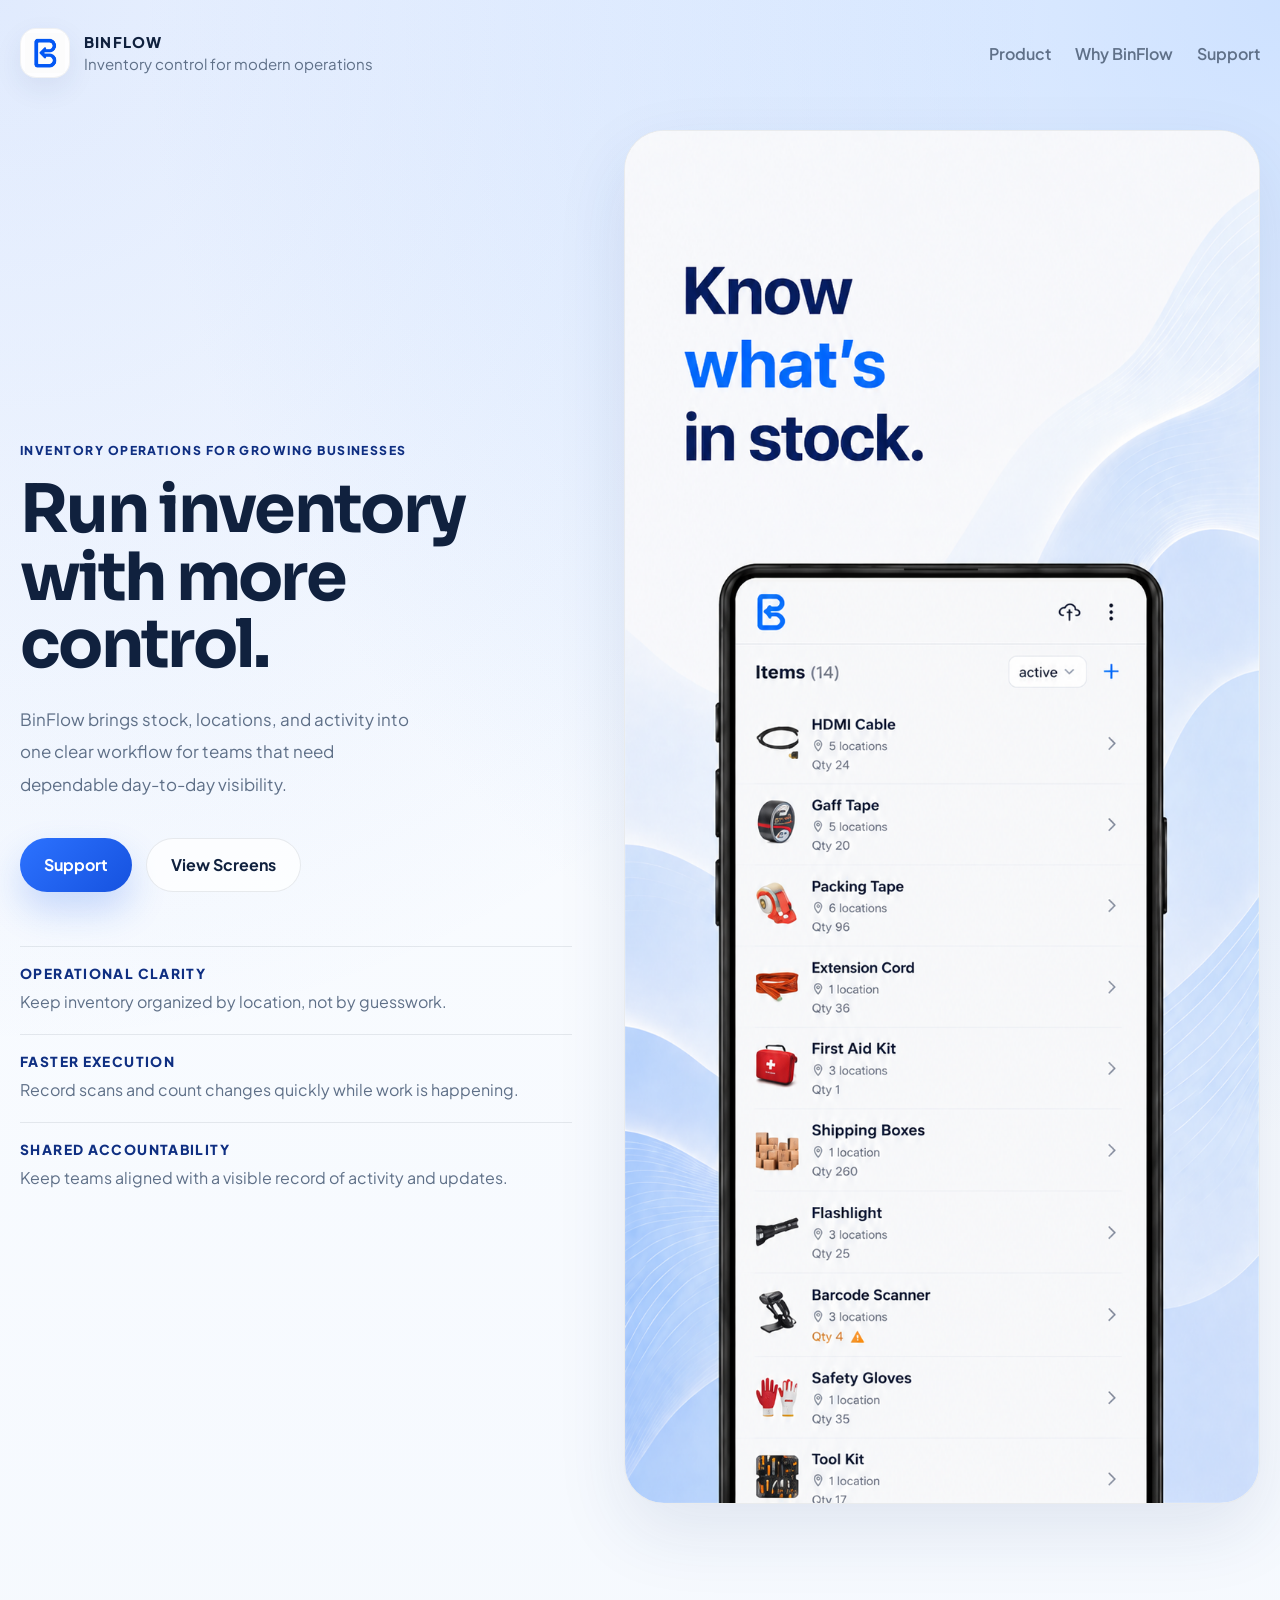
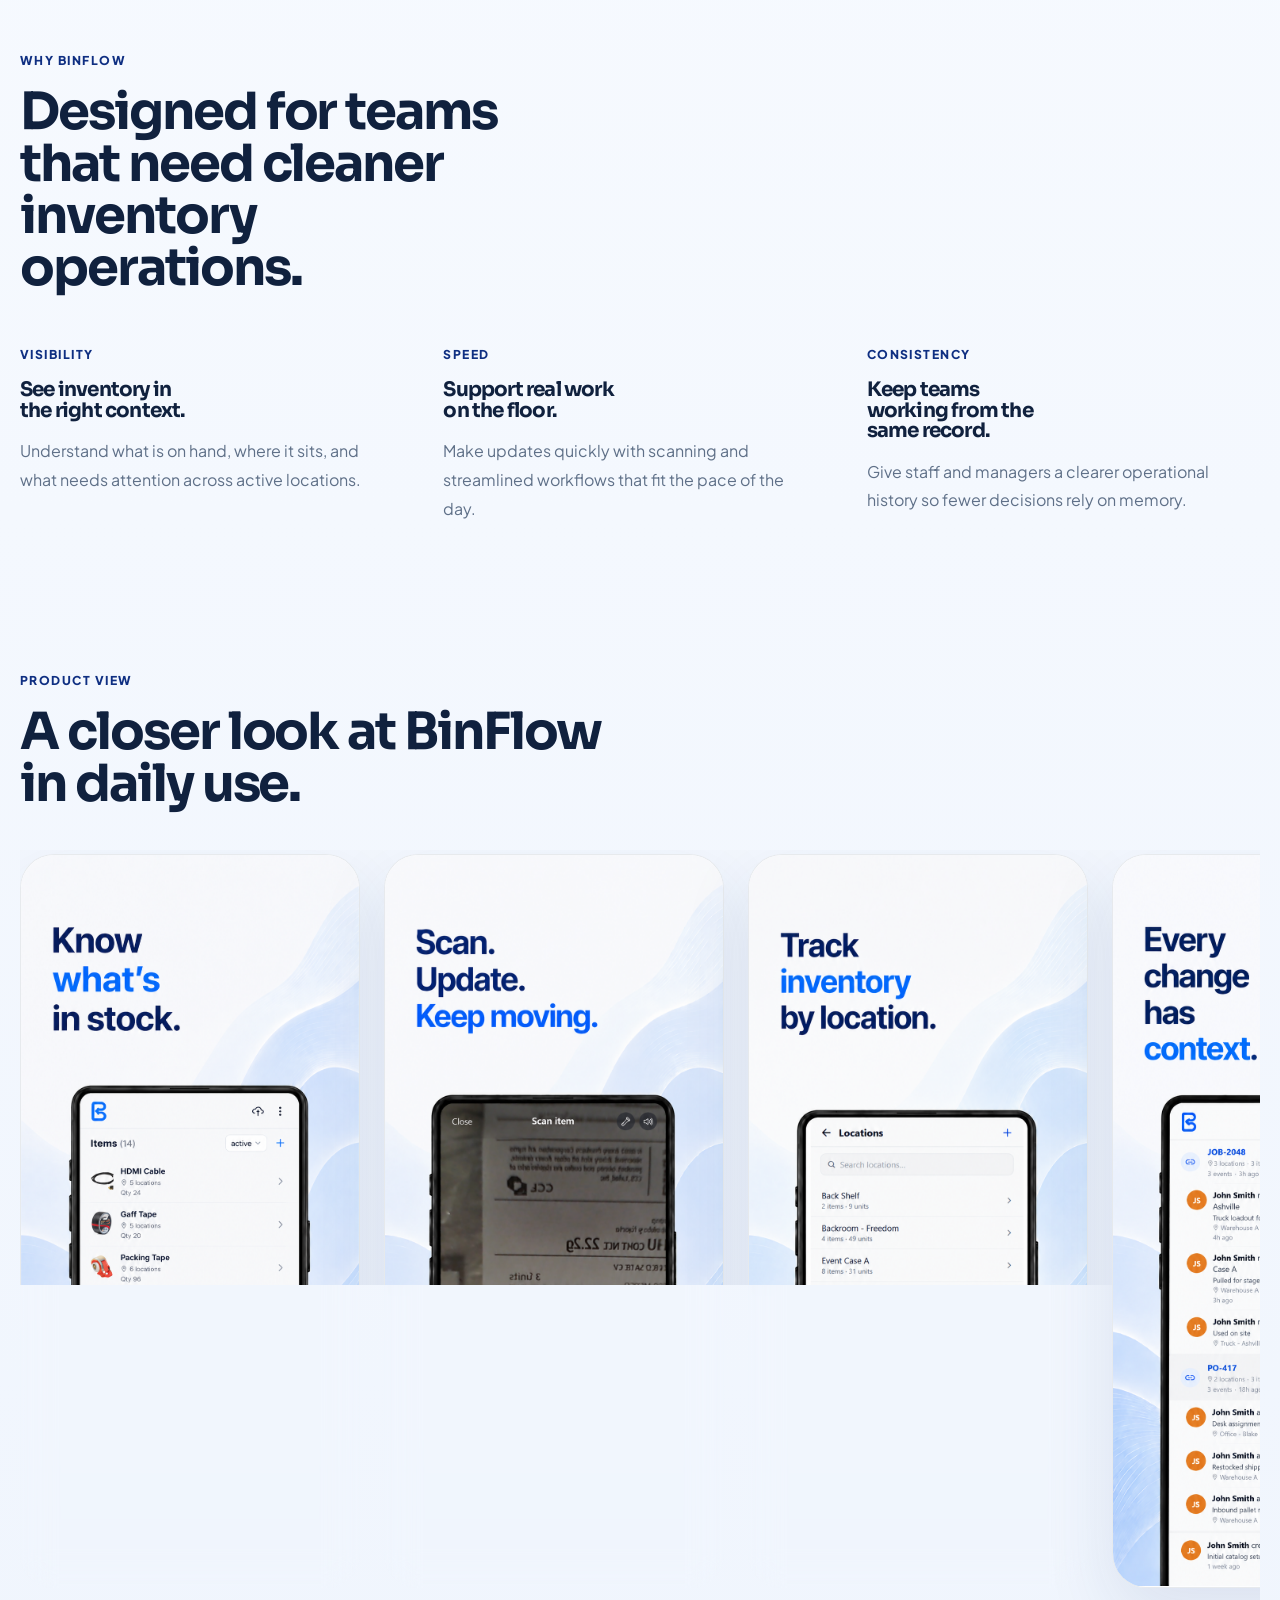
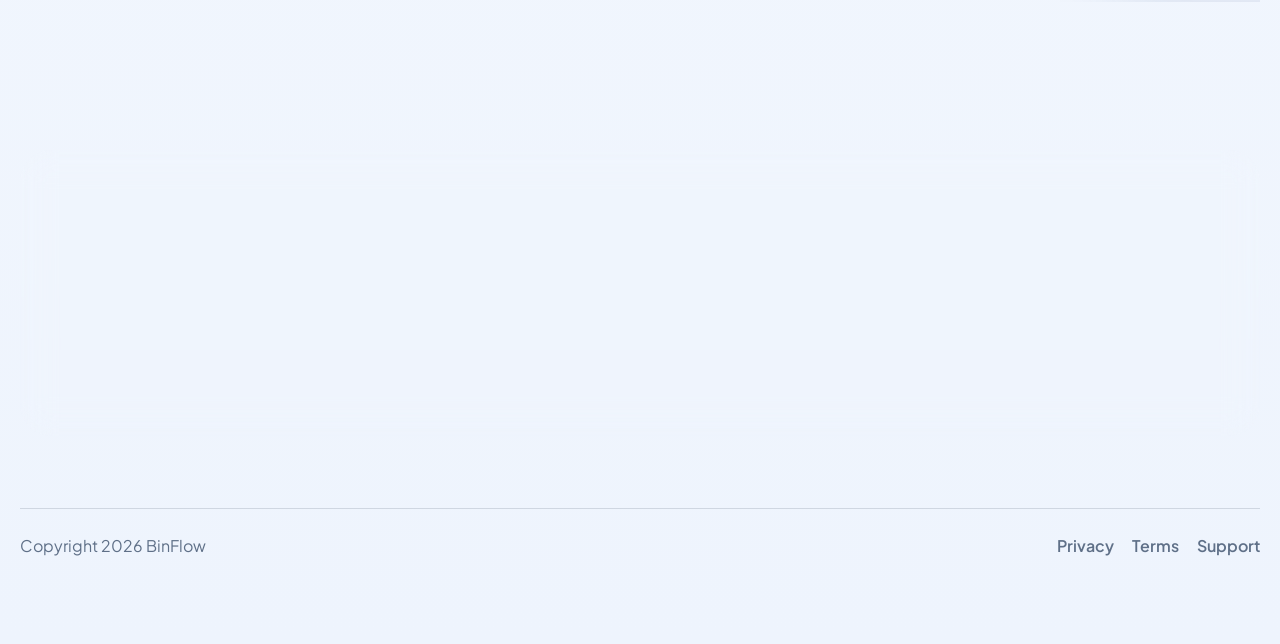
<file: binflow/index.html>
<!doctype html>
<html lang="en">
  <head>
    <meta charset="utf-8" />
    <meta name="viewport" content="width=device-width, initial-scale=1" />
    <title>BinFlow | Business Inventory Control</title>
    <meta
      name="description"
      content="BinFlow helps small businesses track inventory, scan updates, and keep location-based stock records clear."
    />
    <link rel="icon" type="image/png" href="../assets/branding/binflow/favicon.png" />
    <link rel="stylesheet" href="./styles.css" />
  </head>
  <body>
    <div class="shell">
      <header class="topbar">
        <a class="brand" href="./index.html" aria-label="BinFlow home">
          <span class="brand-mark">
            <img src="../assets/branding/binflow/icon.png" alt="BinFlow icon" />
          </span>
          <span class="brand-copy">
            <strong>BinFlow</strong>
            <span>Inventory control for modern operations</span>
          </span>
        </a>

        <nav class="nav" aria-label="Primary">
          <a href="#gallery">Product</a>
          <a href="#features">Why BinFlow</a>
          <a href="#support">Support</a>
        </nav>
      </header>

      <main>
        <section class="hero">
          <div class="hero-copy">
            <p class="eyebrow">Inventory operations for growing businesses</p>
            <h1>Run inventory with more control.</h1>
            <p class="hero-lede">
              BinFlow brings stock, locations, and activity into one clear
              workflow for teams that need dependable day-to-day visibility.
            </p>

            <div class="hero-actions">
              <a class="button button-primary" href="./support.html">Support</a>
              <a class="button button-secondary" href="#gallery">View Screens</a>
            </div>

            <div class="hero-points" aria-label="BinFlow highlights">
              <div class="hero-point">
                <strong>Operational clarity</strong>
                <span>Keep inventory organized by location, not by guesswork.</span>
              </div>
              <div class="hero-point">
                <strong>Faster execution</strong>
                <span>Record scans and count changes quickly while work is happening.</span>
              </div>
              <div class="hero-point">
                <strong>Shared accountability</strong>
                <span>Keep teams aligned with a visible record of activity and updates.</span>
              </div>
            </div>
          </div>

          <aside class="hero-visual">
            <div class="screen-card">
              <img
                src="../assets/branding/binflow/screens/know-1.png"
                alt="BinFlow items screen showing current inventory"
              />
            </div>
          </aside>
        </section>

        <section class="section" id="features">
          <div class="section-heading">
            <p class="section-kicker">Why BinFlow</p>
            <h2>Designed for teams that need cleaner inventory operations.</h2>
          </div>

          <div class="feature-grid">
            <article class="feature-card">
              <span class="feature-label">Visibility</span>
              <h3>See inventory in the right context.</h3>
              <p>Understand what is on hand, where it sits, and what needs attention across active locations.</p>
            </article>
            <article class="feature-card">
              <span class="feature-label">Speed</span>
              <h3>Support real work on the floor.</h3>
              <p>Make updates quickly with scanning and streamlined workflows that fit the pace of the day.</p>
            </article>
            <article class="feature-card">
              <span class="feature-label">Consistency</span>
              <h3>Keep teams working from the same record.</h3>
              <p>Give staff and managers a clearer operational history so fewer decisions rely on memory.</p>
            </article>
          </div>
        </section>

        <section class="section" id="gallery">
          <div class="section-heading section-heading-wide">
            <p class="section-kicker">Product View</p>
            <h2>A closer look at BinFlow in daily use.</h2>
          </div>

          <div class="gallery-rail" aria-label="BinFlow screenshots">
            <article class="gallery-card">
              <img
                src="../assets/branding/binflow/screens/know-1.png"
                alt="BinFlow inventory overview screen"
              />
            </article>
            <article class="gallery-card">
              <img
                src="../assets/branding/binflow/screens/scan-2.png"
                alt="BinFlow scan workflow screen"
              />
            </article>
            <article class="gallery-card">
              <img
                src="../assets/branding/binflow/screens/track-3.png"
                alt="BinFlow locations screen"
              />
            </article>
            <article class="gallery-card">
              <img
                src="../assets/branding/binflow/screens/context-4.png"
                alt="BinFlow grouped activity context screen"
              />
            </article>
          </div>
        </section>

        <section class="section" id="support">
          <div class="legal-card">
            <div>
              <p class="section-kicker">Support</p>
              <h2>Need help with BinFlow?</h2>
              <p>
                For support, account questions, or privacy-related requests,
                contact
                <a href="mailto:zenstow.business@gmail.com">zenstow.business@gmail.com</a>.
              </p>
            </div>
            <div class="legal-links">
              <a href="./support.html">Support</a>
              <a href="./privacy-policy.html">Privacy Policy</a>
              <a href="./terms-of-service.html">Terms of Service</a>
            </div>
          </div>
        </section>
      </main>

      <footer class="footer">
        <span>Copyright 2026 BinFlow</span>
        <div class="footer-links">
          <a href="./privacy-policy.html">Privacy</a>
          <a href="./terms-of-service.html">Terms</a>
          <a href="./support.html">Support</a>
        </div>
      </footer>
    </div>
  </body>
</html>
</file>
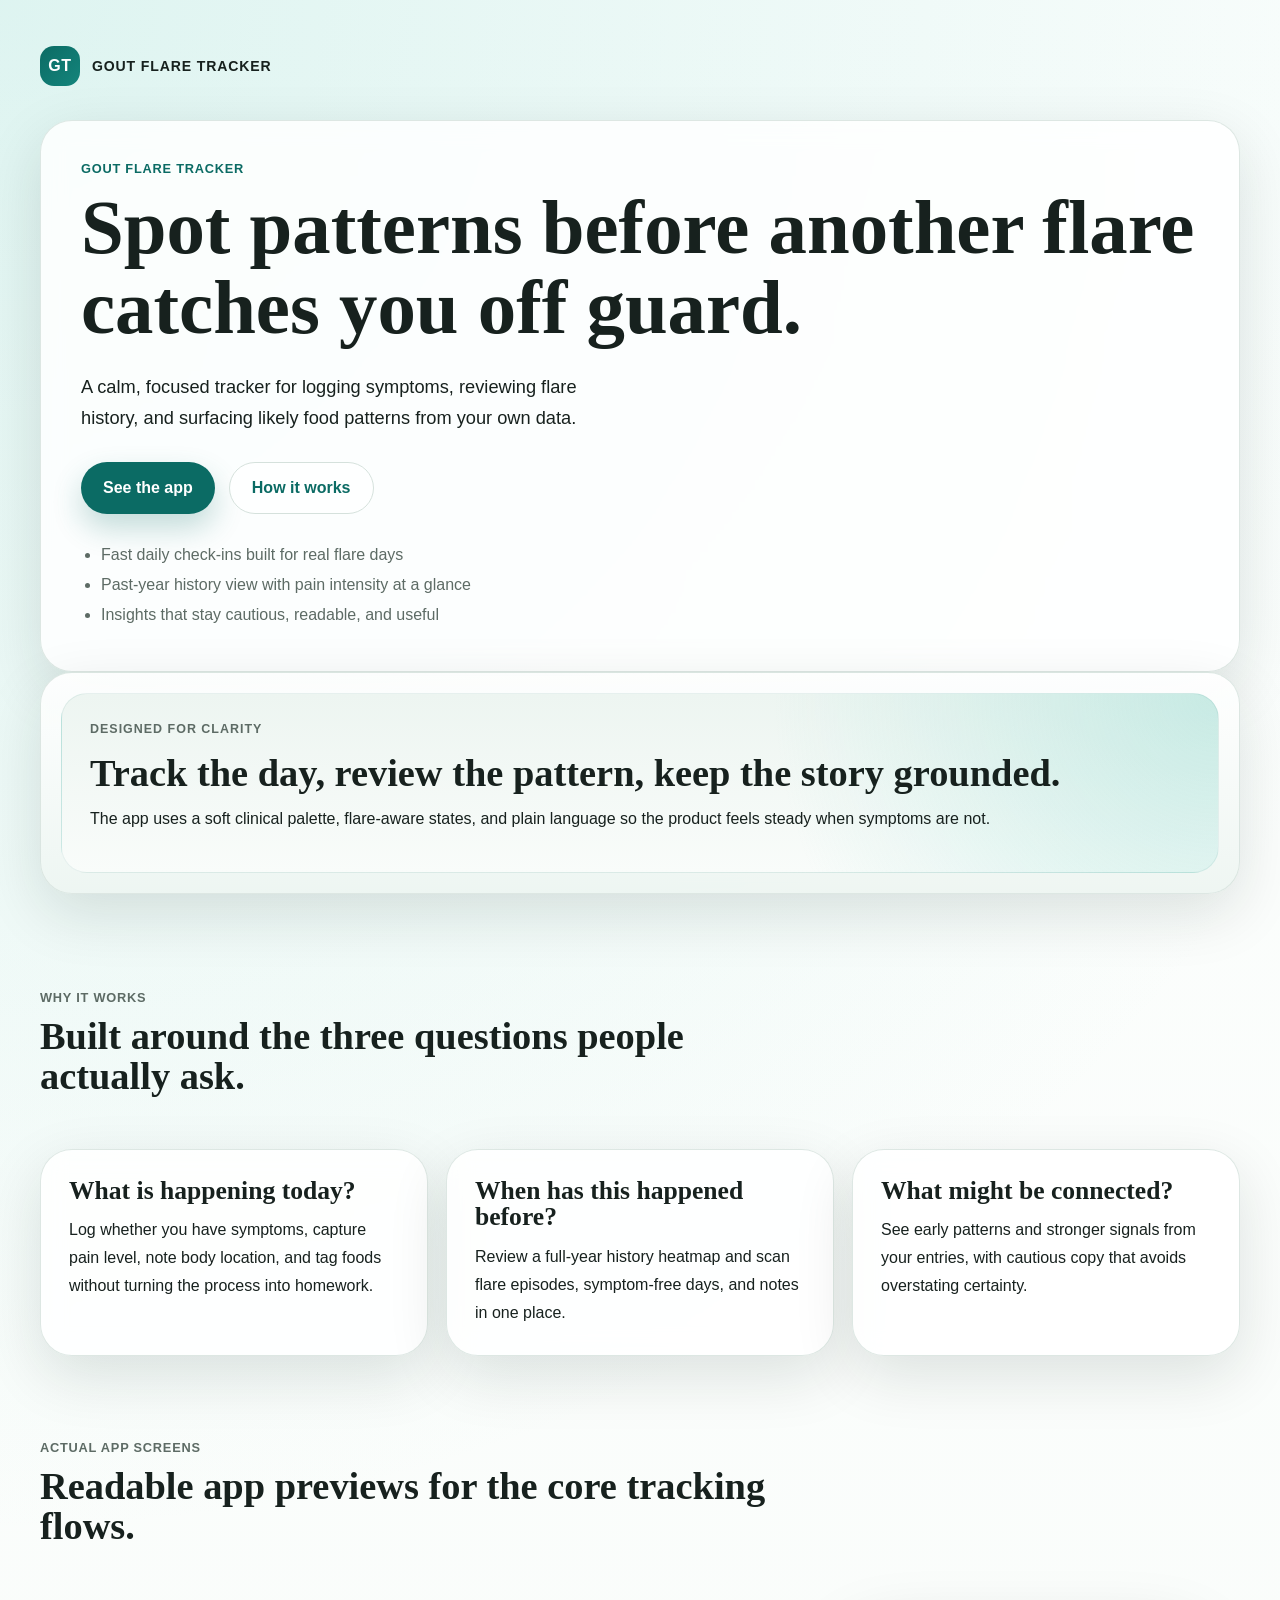
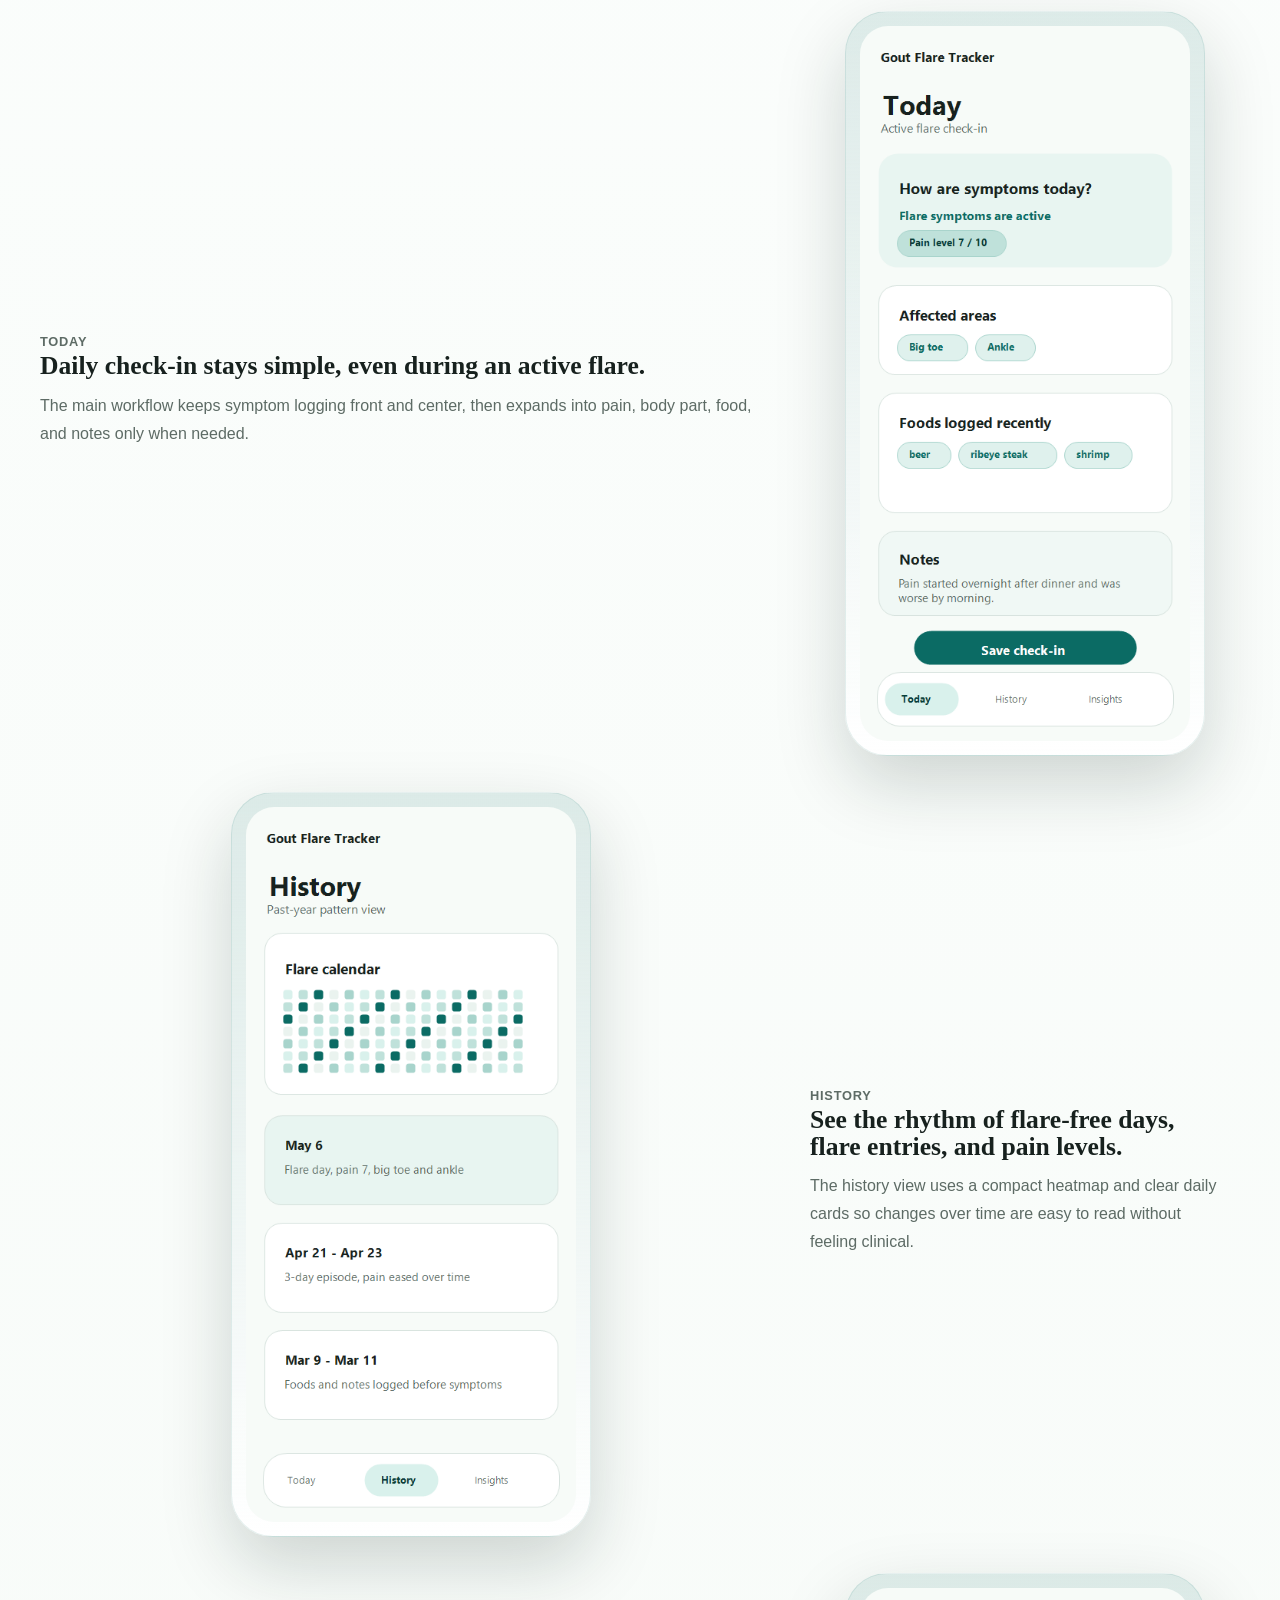
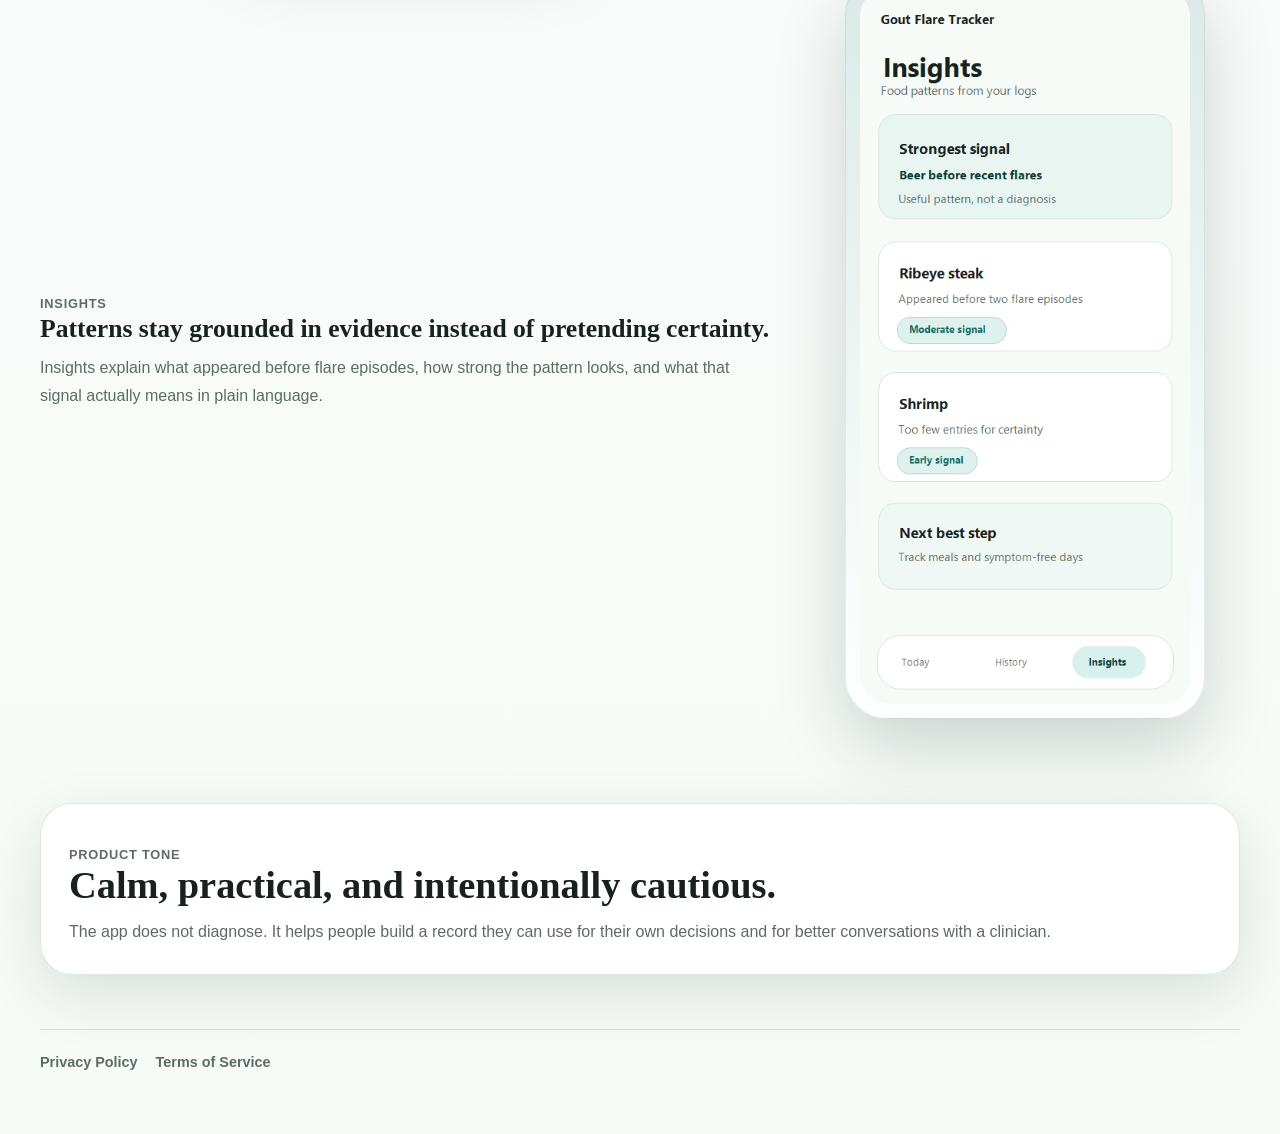
<file: goutflaretracker/index.html>
<!DOCTYPE html>
<html lang="en">
  <head>
    <meta charset="UTF-8" />
    <meta name="viewport" content="width=device-width, initial-scale=1.0" />
    <title>Gout Flare Tracker</title>
    <meta
      name="description"
      content="Track gout flares, compare symptom-free days, and uncover patterns behind possible triggers."
    />
    <link rel="stylesheet" href="./styles.css" />
  </head>
  <body>
    <div class="page-shell">
      <header class="hero">
        <nav class="topbar">
          <div class="brand">
            <span class="brand-mark">GT</span>
            <span class="brand-name">Gout Flare Tracker</span>
          </div>
        </nav>

        <div class="hero-copy">
          <p class="eyebrow">Gout Flare Tracker</p>
          <h1>Spot patterns before another flare catches you off guard.</h1>
          <p class="lede">
            A calm, focused tracker for logging symptoms, reviewing flare history,
            and surfacing likely food patterns from your own data.
          </p>
          <div class="hero-actions">
            <a class="button button-primary" href="#screens">See the app</a>
            <a class="button button-secondary" href="#features">How it works</a>
          </div>
          <ul class="hero-points">
            <li>Fast daily check-ins built for real flare days</li>
            <li>Past-year history view with pain intensity at a glance</li>
            <li>Insights that stay cautious, readable, and useful</li>
          </ul>
        </div>

        <div class="hero-card">
          <div class="signal-card">
            <p class="signal-label">Designed for clarity</p>
            <h2>Track the day, review the pattern, keep the story grounded.</h2>
            <p>
              The app uses a soft clinical palette, flare-aware states, and plain
              language so the product feels steady when symptoms are not.
            </p>
          </div>
        </div>
      </header>

      <main>
        <section class="section section-grid" id="features">
          <div class="section-heading">
            <p class="eyebrow">Why it works</p>
            <h2>Built around the three questions people actually ask.</h2>
          </div>
          <div class="feature-grid">
            <article class="feature-card">
              <h3>What is happening today?</h3>
              <p>
                Log whether you have symptoms, capture pain level, note body
                location, and tag foods without turning the process into homework.
              </p>
            </article>
            <article class="feature-card">
              <h3>When has this happened before?</h3>
              <p>
                Review a full-year history heatmap and scan flare episodes,
                symptom-free days, and notes in one place.
              </p>
            </article>
            <article class="feature-card">
              <h3>What might be connected?</h3>
              <p>
                See early patterns and stronger signals from your entries, with
                cautious copy that avoids overstating certainty.
              </p>
            </article>
          </div>
        </section>

        <section class="section screenshots" id="screens">
          <div class="section-heading">
            <p class="eyebrow">Actual app screens</p>
            <h2>Readable app previews for the core tracking flows.</h2>
          </div>

          <div class="shot-row">
            <div class="shot-copy">
              <p class="shot-kicker">Today</p>
              <h3>Daily check-in stays simple, even during an active flare.</h3>
              <p>
                The main workflow keeps symptom logging front and center, then
                expands into pain, body part, food, and notes only when needed.
              </p>
            </div>
            <figure class="phone-frame">
              <img
                src="./screenshots/today-screen.png"
                alt="Today check-in screen showing active flare tracking"
              />
            </figure>
          </div>

          <div class="shot-row shot-row-reverse">
            <div class="shot-copy">
              <p class="shot-kicker">History</p>
              <h3>See the rhythm of flare-free days, flare entries, and pain levels.</h3>
              <p>
                The history view uses a compact heatmap and clear daily cards so
                changes over time are easy to read without feeling clinical.
              </p>
            </div>
            <figure class="phone-frame">
              <img
                src="./screenshots/history-screen.png"
                alt="History screen with yearly heatmap and flare log cards"
              />
            </figure>
          </div>

          <div class="shot-row">
            <div class="shot-copy">
              <p class="shot-kicker">Insights</p>
              <h3>Patterns stay grounded in evidence instead of pretending certainty.</h3>
              <p>
                Insights explain what appeared before flare episodes, how strong
                the pattern looks, and what that signal actually means in plain
                language.
              </p>
            </div>
            <figure class="phone-frame">
              <img
                src="./screenshots/insights-screen.png"
                alt="Insights screen showing likely trigger patterns"
              />
            </figure>
          </div>
        </section>

        <section class="section trust-strip">
          <div class="trust-card">
            <p class="eyebrow">Product tone</p>
            <h2>Calm, practical, and intentionally cautious.</h2>
            <p>
              The app does not diagnose. It helps people build a record they can
              use for their own decisions and for better conversations with a
              clinician.
            </p>
          </div>
        </section>
      </main>

      <footer class="site-footer">
        <a href="./privacy-policy.html">Privacy Policy</a>
        <a href="./terms-of-service.html">Terms of Service</a>
      </footer>
    </div>
  </body>
</html>
</file>
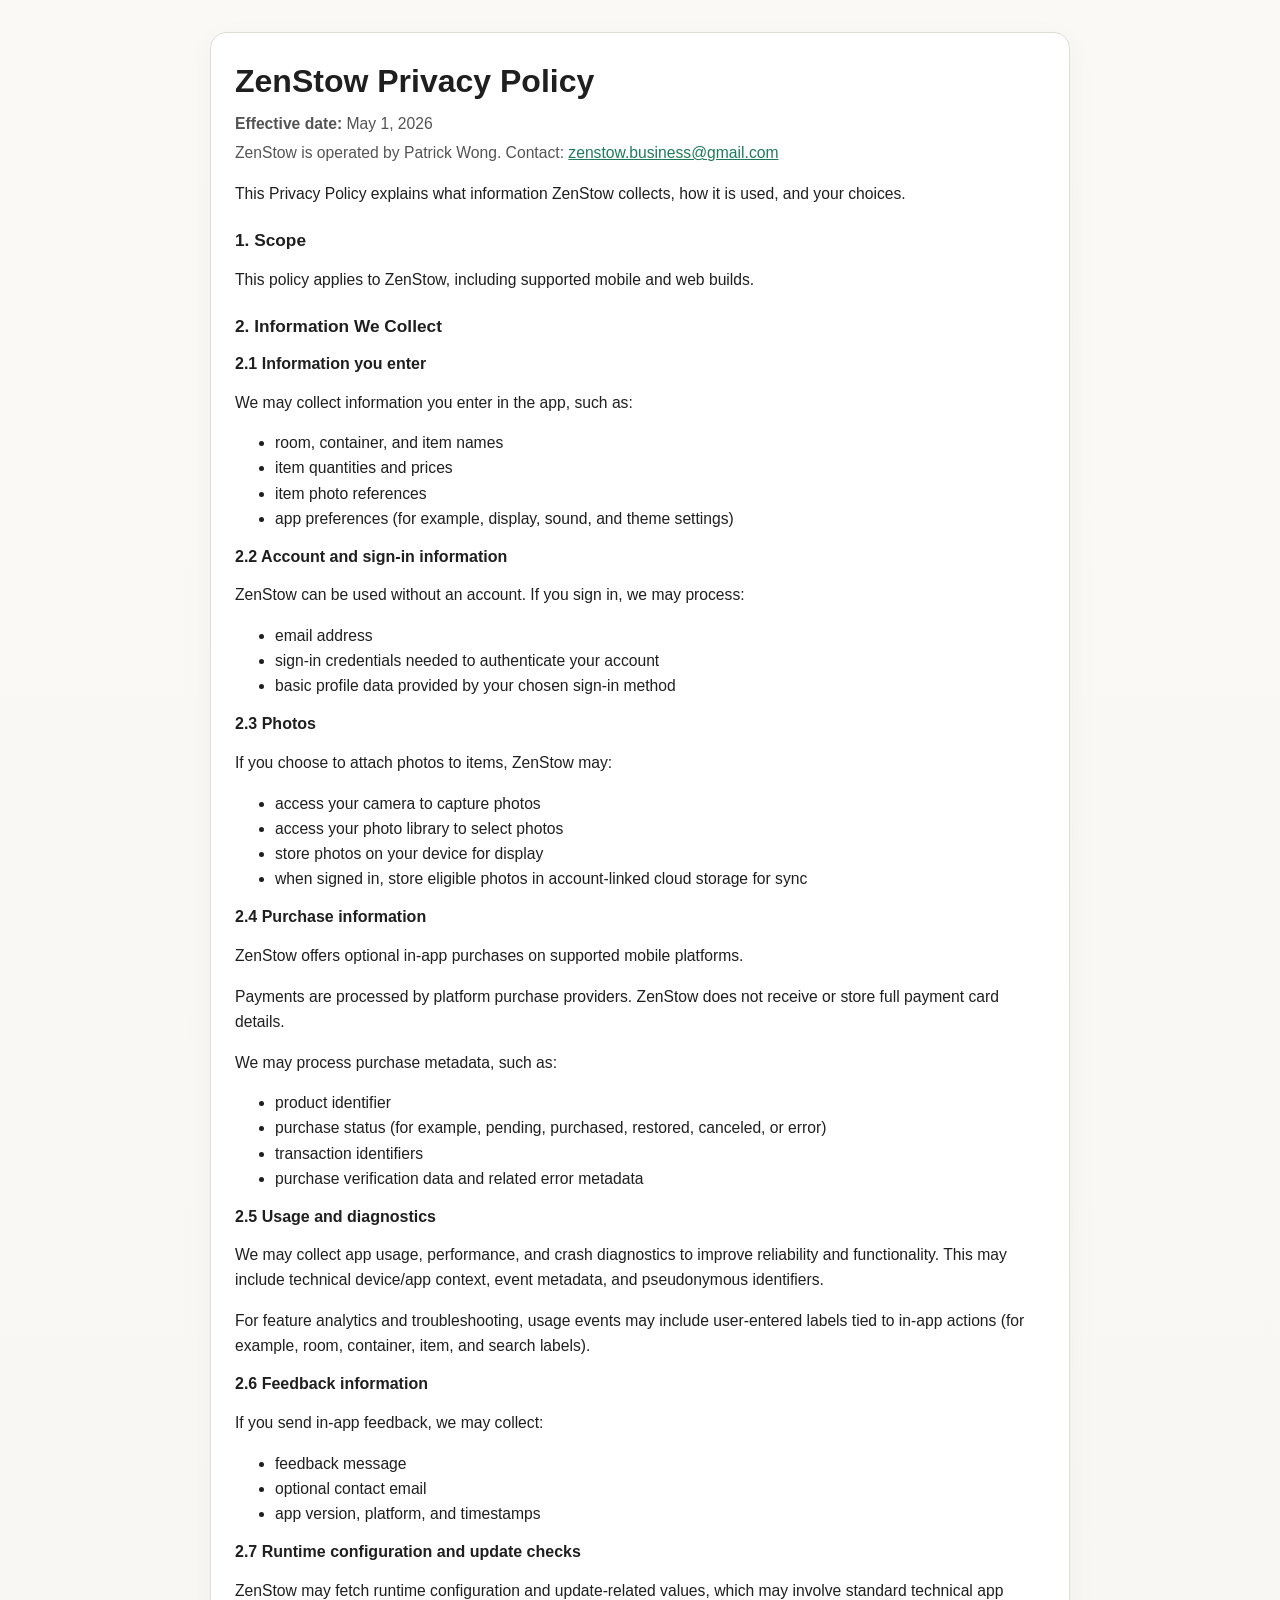
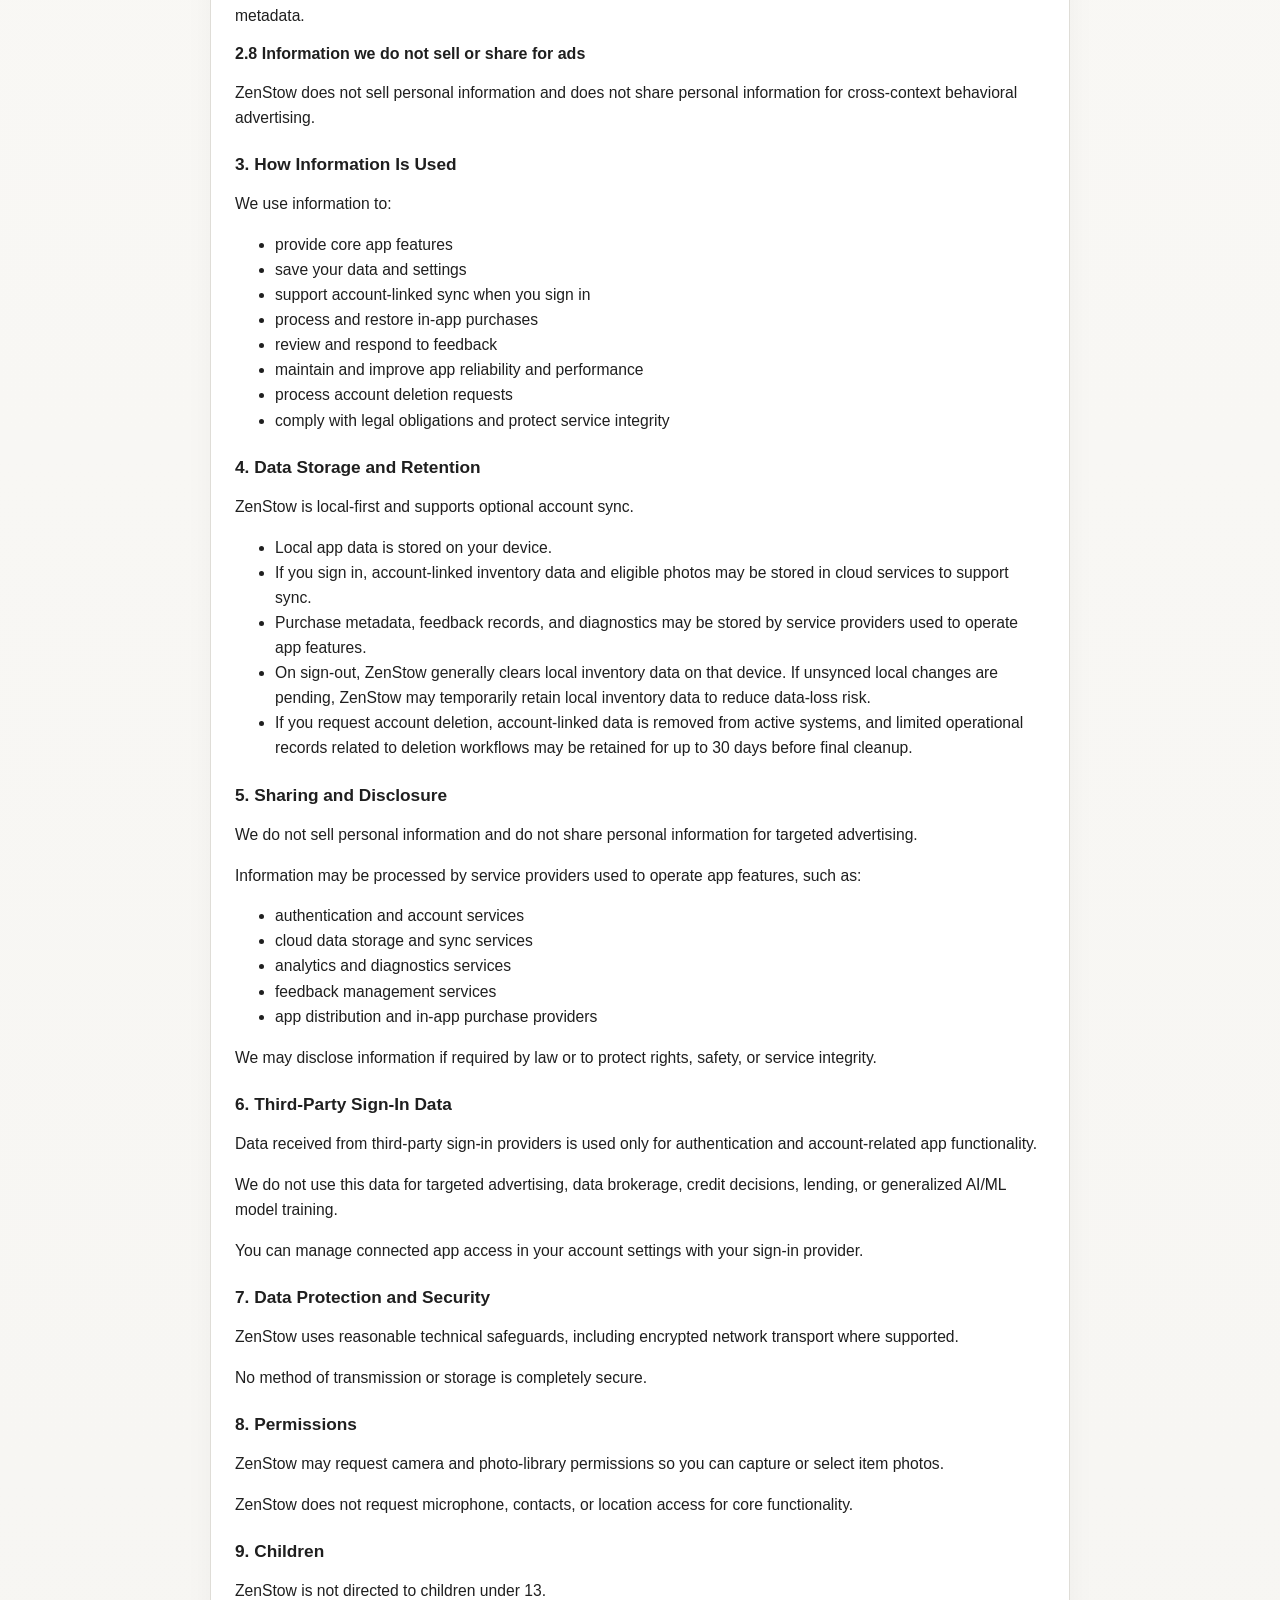
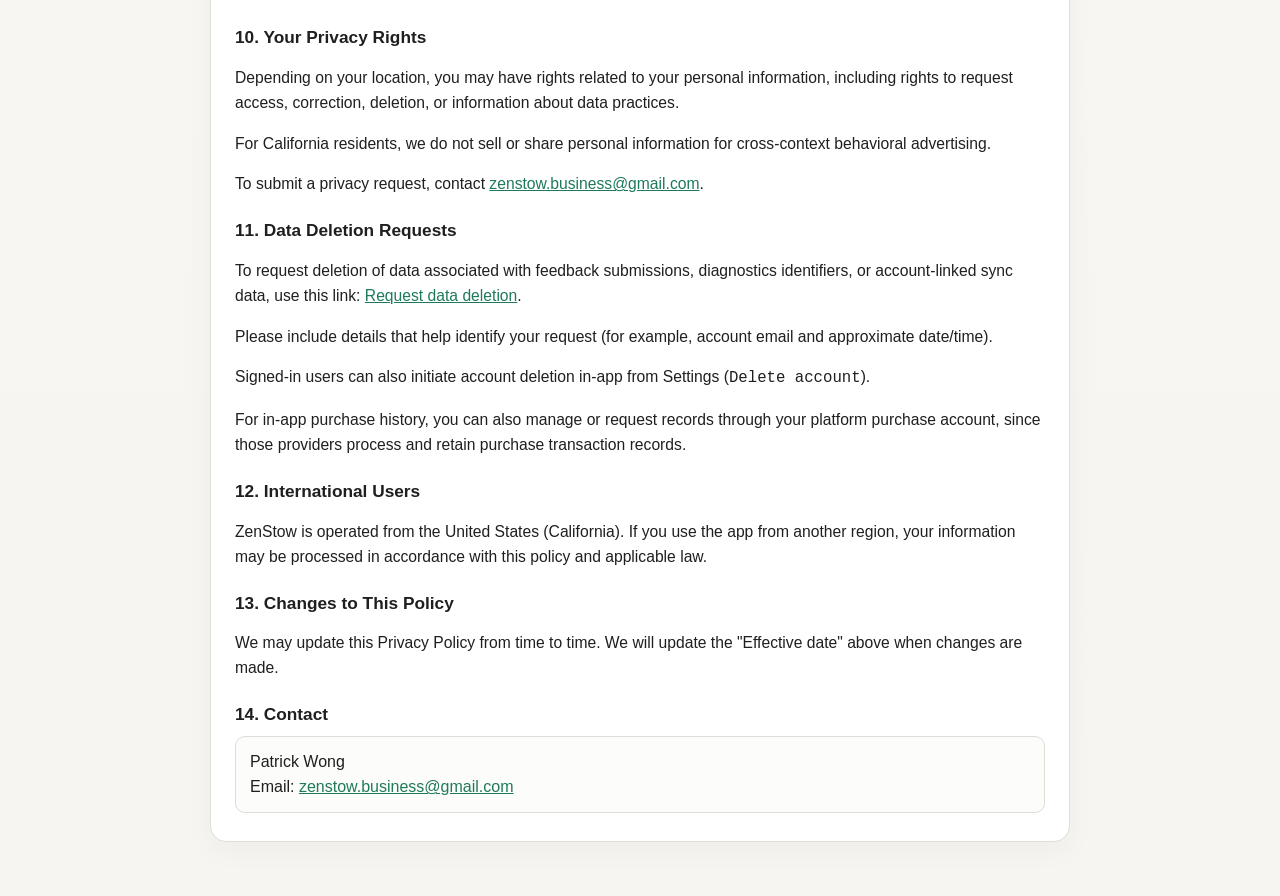
<file: privacy-policy.html>
<!doctype html>
<html lang="en">
  <head>
    <meta charset="utf-8" />
    <meta name="viewport" content="width=device-width, initial-scale=1" />
    <title>ZenStow Privacy Policy</title>
    <style>
      :root {
        --bg: #f6f5f2;
        --surface: #ffffff;
        --text: #1f1f1f;
        --muted: #545454;
        --border: #dfddd7;
        --accent: #1f7a5a;
      }

      * {
        box-sizing: border-box;
      }

      body {
        margin: 0;
        font-family: "Segoe UI", Roboto, Helvetica, Arial, sans-serif;
        color: var(--text);
        background: linear-gradient(180deg, #faf9f6 0%, var(--bg) 100%);
        line-height: 1.6;
      }

      .wrap {
        width: min(860px, 92vw);
        margin: 32px auto 56px;
      }

      .card {
        background: var(--surface);
        border: 1px solid var(--border);
        border-radius: 16px;
        padding: 28px 24px;
        box-shadow: 0 8px 30px rgba(0, 0, 0, 0.04);
      }

      h1,
      h2,
      h3 {
        line-height: 1.25;
        margin: 0 0 10px;
      }

      h1 {
        font-size: clamp(1.6rem, 3vw, 2rem);
      }

      h2 {
        margin-top: 24px;
        font-size: 1.08rem;
      }

      h3 {
        margin-top: 16px;
        font-size: 1rem;
      }

      p,
      li {
        font-size: 0.98rem;
      }

      .meta {
        color: var(--muted);
        margin: 4px 0 0;
      }

      ul {
        margin-top: 8px;
      }

      .contact {
        padding: 12px 14px;
        border: 1px solid var(--border);
        border-radius: 10px;
        background: #fcfcfa;
      }

      a {
        color: var(--accent);
      }
    </style>
  </head>
  <body>
    <main class="wrap">
      <article class="card">
        <h1>ZenStow Privacy Policy</h1>
        <p class="meta"><strong>Effective date:</strong> May 1, 2026</p>
        <p class="meta">
          ZenStow is operated by Patrick Wong. Contact:
          <a href="mailto:zenstow.business@gmail.com">zenstow.business@gmail.com</a>
        </p>

        <p>
          This Privacy Policy explains what information ZenStow collects, how it
          is used, and your choices.
        </p>

        <h2>1. Scope</h2>
        <p>
          This policy applies to ZenStow, including supported mobile and web
          builds.
        </p>

        <h2>2. Information We Collect</h2>

        <h3>2.1 Information you enter</h3>
        <p>
          We may collect information you enter in the app, such as:
        </p>
        <ul>
          <li>room, container, and item names</li>
          <li>item quantities and prices</li>
          <li>item photo references</li>
          <li>app preferences (for example, display, sound, and theme settings)</li>
        </ul>

        <h3>2.2 Account and sign-in information</h3>
        <p>
          ZenStow can be used without an account. If you sign in, we may
          process:
        </p>
        <ul>
          <li>email address</li>
          <li>sign-in credentials needed to authenticate your account</li>
          <li>basic profile data provided by your chosen sign-in method</li>
        </ul>

        <h3>2.3 Photos</h3>
        <p>If you choose to attach photos to items, ZenStow may:</p>
        <ul>
          <li>access your camera to capture photos</li>
          <li>access your photo library to select photos</li>
          <li>store photos on your device for display</li>
          <li>
            when signed in, store eligible photos in account-linked cloud
            storage for sync
          </li>
        </ul>

        <h3>2.4 Purchase information</h3>
        <p>
          ZenStow offers optional in-app purchases on supported mobile
          platforms.
        </p>
        <p>
          Payments are processed by platform purchase providers. ZenStow does
          not receive or store full payment card details.
        </p>
        <p>We may process purchase metadata, such as:</p>
        <ul>
          <li>product identifier</li>
          <li>
            purchase status (for example, pending, purchased, restored,
            canceled, or error)
          </li>
          <li>transaction identifiers</li>
          <li>purchase verification data and related error metadata</li>
        </ul>

        <h3>2.5 Usage and diagnostics</h3>
        <p>
          We may collect app usage, performance, and crash diagnostics to
          improve reliability and functionality. This may include technical
          device/app context, event metadata, and pseudonymous identifiers.
        </p>
        <p>
          For feature analytics and troubleshooting, usage events may include
          user-entered labels tied to in-app actions (for example, room,
          container, item, and search labels).
        </p>

        <h3>2.6 Feedback information</h3>
        <p>If you send in-app feedback, we may collect:</p>
        <ul>
          <li>feedback message</li>
          <li>optional contact email</li>
          <li>app version, platform, and timestamps</li>
        </ul>

        <h3>2.7 Runtime configuration and update checks</h3>
        <p>
          ZenStow may fetch runtime configuration and update-related values,
          which may involve standard technical app metadata.
        </p>

        <h3>2.8 Information we do not sell or share for ads</h3>
        <p>
          ZenStow does not sell personal information and does not share personal
          information for cross-context behavioral advertising.
        </p>

        <h2>3. How Information Is Used</h2>
        <p>We use information to:</p>
        <ul>
          <li>provide core app features</li>
          <li>save your data and settings</li>
          <li>support account-linked sync when you sign in</li>
          <li>process and restore in-app purchases</li>
          <li>review and respond to feedback</li>
          <li>maintain and improve app reliability and performance</li>
          <li>process account deletion requests</li>
          <li>comply with legal obligations and protect service integrity</li>
        </ul>

        <h2>4. Data Storage and Retention</h2>
        <p>ZenStow is local-first and supports optional account sync.</p>
        <ul>
          <li>Local app data is stored on your device.</li>
          <li>
            If you sign in, account-linked inventory data and eligible photos
            may be stored in cloud services to support sync.
          </li>
          <li>
            Purchase metadata, feedback records, and diagnostics may be stored
            by service providers used to operate app features.
          </li>
          <li>
            On sign-out, ZenStow generally clears local inventory data on that
            device. If unsynced local changes are pending, ZenStow may
            temporarily retain local inventory data to reduce data-loss risk.
          </li>
          <li>
            If you request account deletion, account-linked data is removed from
            active systems, and limited operational records related to deletion
            workflows may be retained for up to 30 days before final cleanup.
          </li>
        </ul>

        <h2>5. Sharing and Disclosure</h2>
        <p>
          We do not sell personal information and do not share personal
          information for targeted advertising.
        </p>
        <p>
          Information may be processed by service providers used to operate app
          features, such as:
        </p>
        <ul>
          <li>authentication and account services</li>
          <li>cloud data storage and sync services</li>
          <li>analytics and diagnostics services</li>
          <li>feedback management services</li>
          <li>app distribution and in-app purchase providers</li>
        </ul>
        <p>
          We may disclose information if required by law or to protect rights,
          safety, or service integrity.
        </p>

        <h2>6. Third-Party Sign-In Data</h2>
        <p>
          Data received from third-party sign-in providers is used only for
          authentication and account-related app functionality.
        </p>
        <p>
          We do not use this data for targeted advertising, data brokerage,
          credit decisions, lending, or generalized AI/ML model training.
        </p>
        <p>
          You can manage connected app access in your account settings with your
          sign-in provider.
        </p>

        <h2>7. Data Protection and Security</h2>
        <p>
          ZenStow uses reasonable technical safeguards, including encrypted
          network transport where supported.
        </p>
        <p>No method of transmission or storage is completely secure.</p>

        <h2>8. Permissions</h2>
        <p>
          ZenStow may request camera and photo-library permissions so you can
          capture or select item photos.
        </p>
        <p>
          ZenStow does not request microphone, contacts, or location access for
          core functionality.
        </p>

        <h2>9. Children</h2>
        <p>ZenStow is not directed to children under 13.</p>

        <h2>10. Your Privacy Rights</h2>
        <p>
          Depending on your location, you may have rights related to your
          personal information, including rights to request access, correction,
          deletion, or information about data practices.
        </p>
        <p>
          For California residents, we do not sell or share personal information
          for cross-context behavioral advertising.
        </p>
        <p>
          To submit a privacy request, contact
          <a href="mailto:zenstow.business@gmail.com">zenstow.business@gmail.com</a>.
        </p>

        <h2 id="data-deletion-requests">11. Data Deletion Requests</h2>
        <p>
          To request deletion of data associated with feedback submissions,
          diagnostics identifiers, or account-linked sync data, use this link:
          <a
            href="mailto:zenstow.business@gmail.com?subject=ZenStow%20Data%20Deletion%20Request"
            >Request data deletion</a
          >.
        </p>
        <p>
          Please include details that help identify your request (for example,
          account email and approximate date/time).
        </p>
        <p>
          Signed-in users can also initiate account deletion in-app from
          Settings (<code>Delete account</code>).
        </p>
        <p>
          For in-app purchase history, you can also manage or request records
          through your platform purchase account, since those providers process
          and retain purchase transaction records.
        </p>

        <h2>12. International Users</h2>
        <p>
          ZenStow is operated from the United States (California). If you use
          the app from another region, your information may be processed in
          accordance with this policy and applicable law.
        </p>

        <h2>13. Changes to This Policy</h2>
        <p>
          We may update this Privacy Policy from time to time. We will update
          the "Effective date" above when changes are made.
        </p>

        <h2>14. Contact</h2>
        <div class="contact">
          <div>Patrick Wong</div>
          <div>
            Email:
            <a href="mailto:zenstow.business@gmail.com">zenstow.business@gmail.com</a>
          </div>
        </div>
      </article>
    </main>
  </body>
</html>
</file>
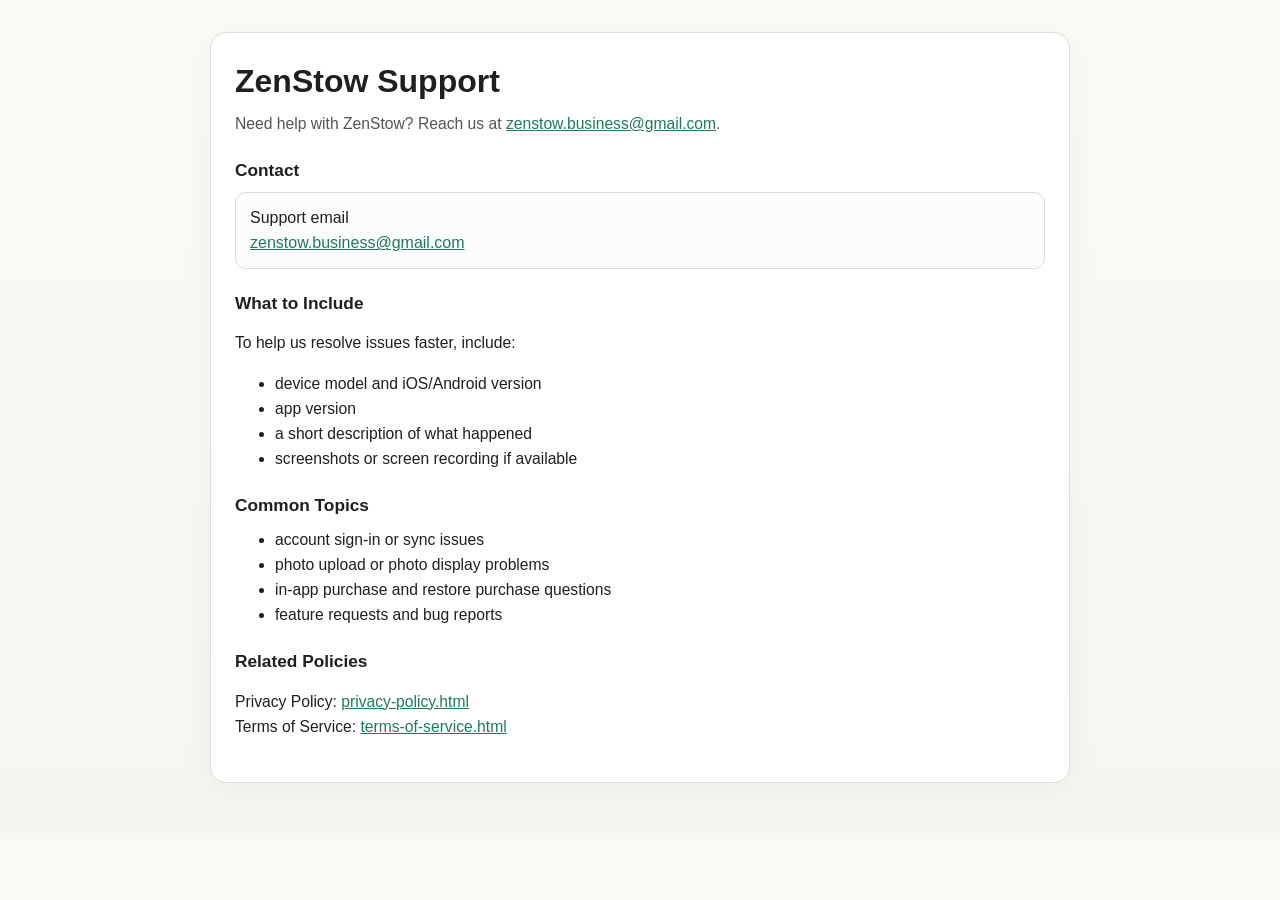
<file: support.html>
<!doctype html>
<html lang="en">
  <head>
    <meta charset="utf-8" />
    <meta name="viewport" content="width=device-width, initial-scale=1" />
    <title>ZenStow Support</title>
    <style>
      :root {
        --bg: #f6f5f2;
        --surface: #ffffff;
        --text: #1f1f1f;
        --muted: #545454;
        --border: #dfddd7;
        --accent: #1f7a5a;
      }

      * {
        box-sizing: border-box;
      }

      body {
        margin: 0;
        font-family: "Segoe UI", Roboto, Helvetica, Arial, sans-serif;
        color: var(--text);
        background: linear-gradient(180deg, #faf9f6 0%, var(--bg) 100%);
        line-height: 1.6;
      }

      .wrap {
        width: min(860px, 92vw);
        margin: 32px auto 56px;
      }

      .card {
        background: var(--surface);
        border: 1px solid var(--border);
        border-radius: 16px;
        padding: 28px 24px;
        box-shadow: 0 8px 30px rgba(0, 0, 0, 0.04);
      }

      h1,
      h2 {
        line-height: 1.25;
        margin: 0 0 10px;
      }

      h1 {
        font-size: clamp(1.6rem, 3vw, 2rem);
      }

      h2 {
        margin-top: 24px;
        font-size: 1.08rem;
      }

      p,
      li {
        font-size: 0.98rem;
      }

      .meta {
        color: var(--muted);
        margin: 4px 0 0;
      }

      ul {
        margin-top: 8px;
      }

      .contact {
        padding: 12px 14px;
        border: 1px solid var(--border);
        border-radius: 10px;
        background: #fcfcfa;
      }

      a {
        color: var(--accent);
      }
    </style>
  </head>
  <body>
    <main class="wrap">
      <article class="card">
        <h1>ZenStow Support</h1>
        <p class="meta">
          Need help with ZenStow? Reach us at
          <a href="mailto:zenstow.business@gmail.com">zenstow.business@gmail.com</a>.
        </p>

        <h2>Contact</h2>
        <div class="contact">
          <div>Support email</div>
          <div>
            <a href="mailto:zenstow.business@gmail.com">zenstow.business@gmail.com</a>
          </div>
        </div>

        <h2>What to Include</h2>
        <p>To help us resolve issues faster, include:</p>
        <ul>
          <li>device model and iOS/Android version</li>
          <li>app version</li>
          <li>a short description of what happened</li>
          <li>screenshots or screen recording if available</li>
        </ul>

        <h2>Common Topics</h2>
        <ul>
          <li>account sign-in or sync issues</li>
          <li>photo upload or photo display problems</li>
          <li>in-app purchase and restore purchase questions</li>
          <li>feature requests and bug reports</li>
        </ul>

        <h2>Related Policies</h2>
        <p>
          Privacy Policy:
          <a href="privacy-policy.html">privacy-policy.html</a>
          <br />
          Terms of Service:
          <a href="terms-of-service.html">terms-of-service.html</a>
        </p>
      </article>
    </main>
  </body>
</html>
</file>
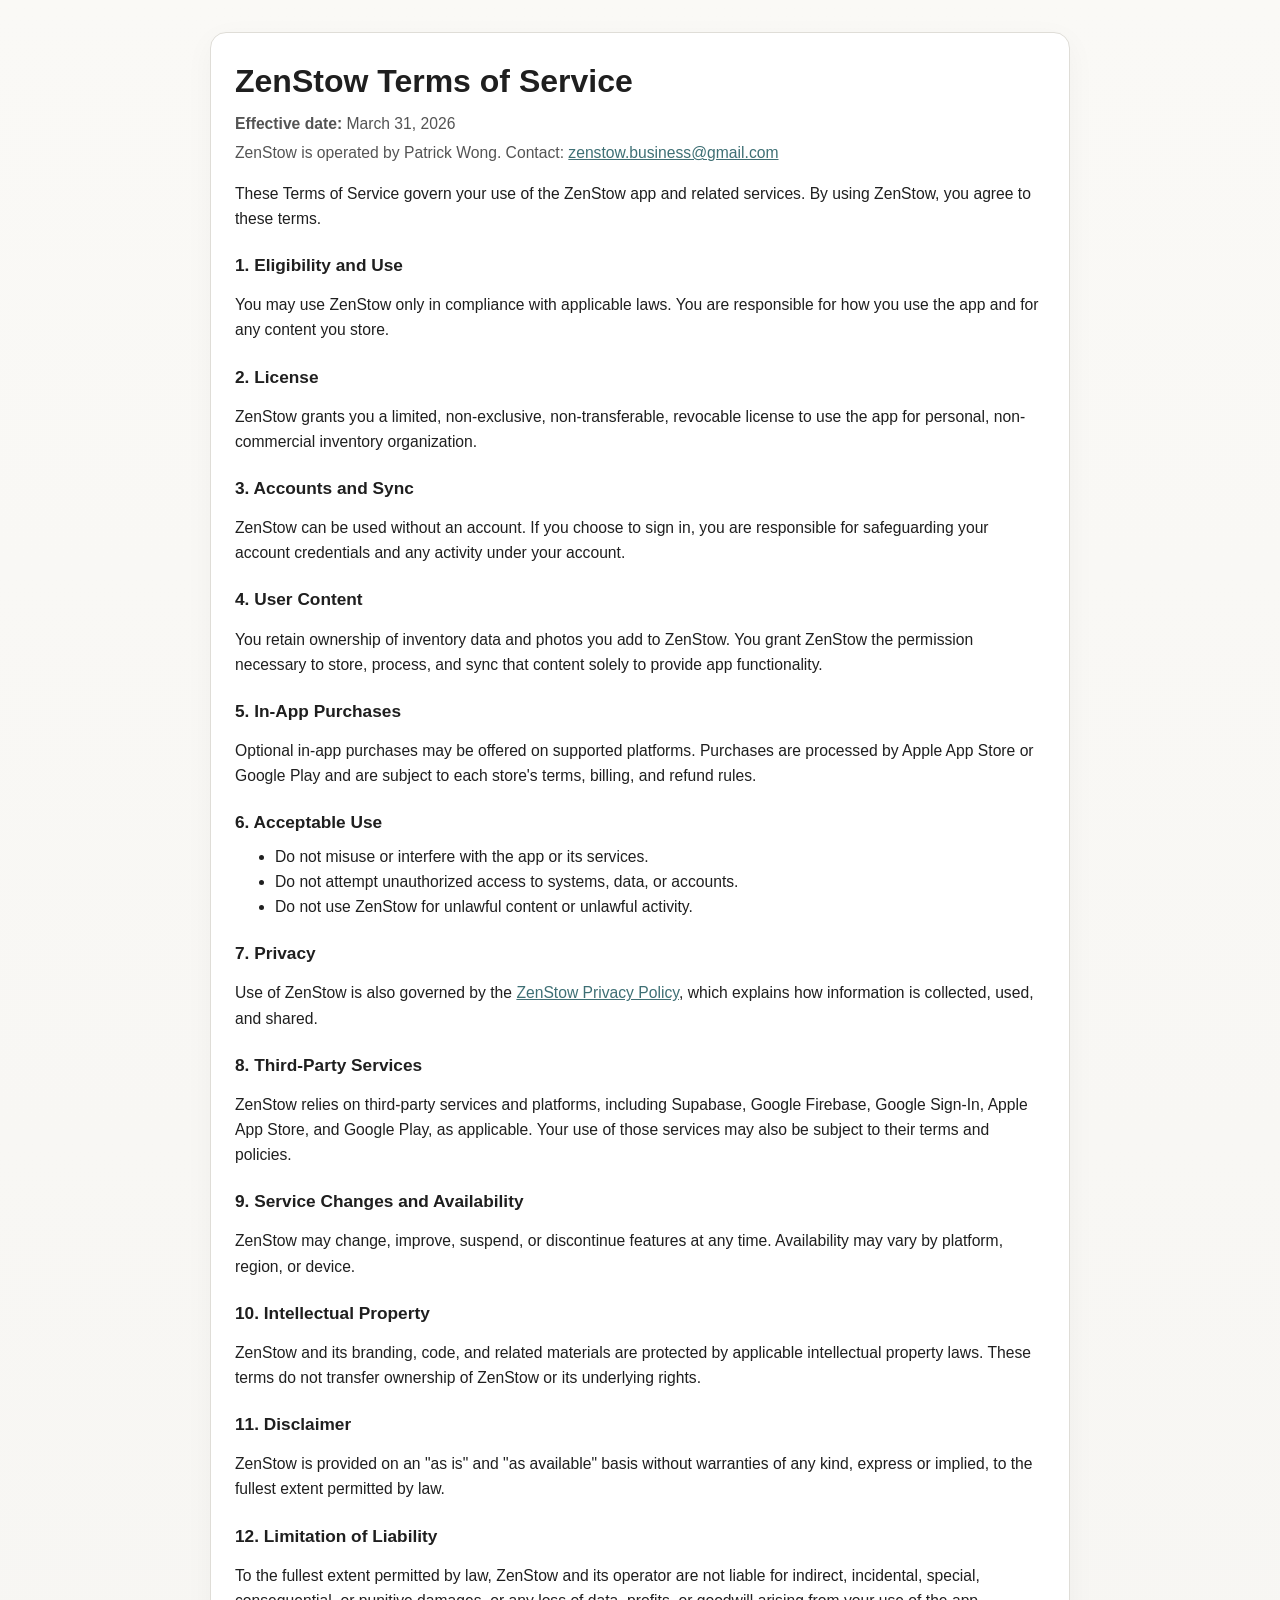
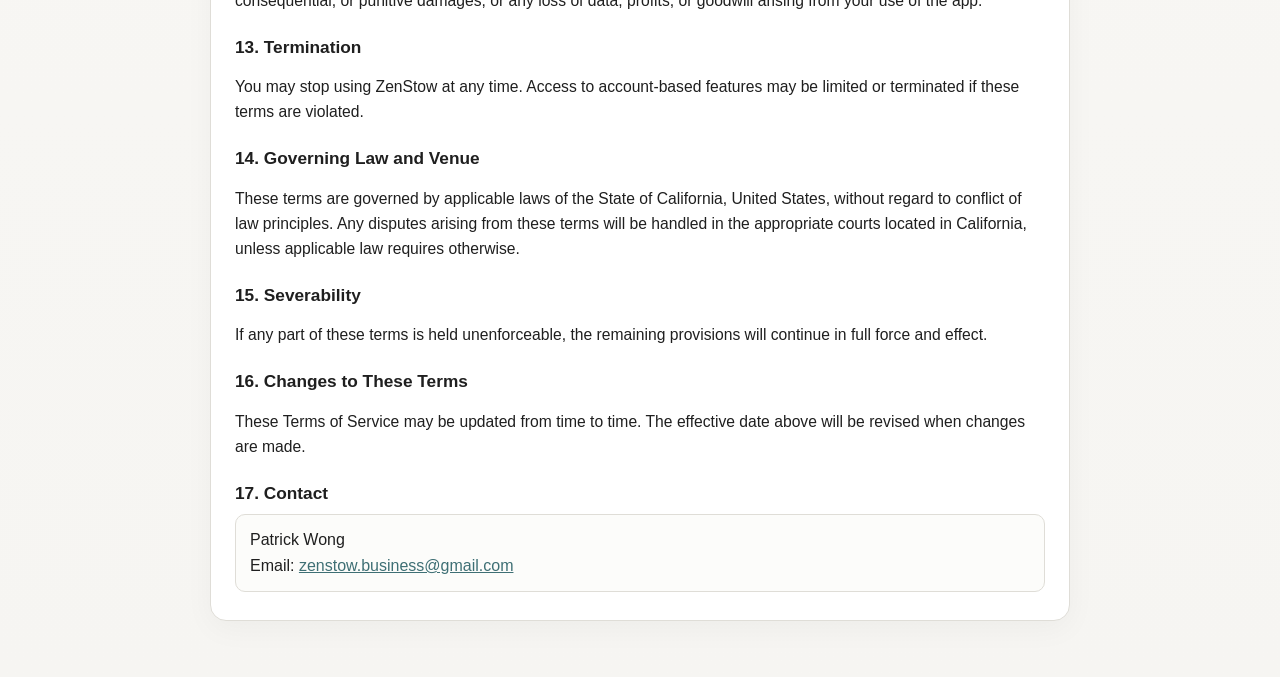
<file: terms-of-service.html>
<!doctype html>
<html lang="en">
  <head>
    <meta charset="utf-8" />
    <meta name="viewport" content="width=device-width, initial-scale=1" />
    <title>ZenStow Terms of Service</title>
    <style>
      :root {
        --bg: #f6f5f2;
        --surface: #ffffff;
        --text: #1f1f1f;
        --muted: #545454;
        --border: #dfddd7;
        --accent: #3e6f74;
      }

      * {
        box-sizing: border-box;
      }

      body {
        margin: 0;
        font-family: "Segoe UI", Roboto, Helvetica, Arial, sans-serif;
        color: var(--text);
        background: linear-gradient(180deg, #faf9f6 0%, var(--bg) 100%);
        line-height: 1.6;
      }

      .wrap {
        width: min(860px, 92vw);
        margin: 32px auto 56px;
      }

      .card {
        background: var(--surface);
        border: 1px solid var(--border);
        border-radius: 16px;
        padding: 28px 24px;
        box-shadow: 0 8px 30px rgba(0, 0, 0, 0.04);
      }

      h1,
      h2 {
        line-height: 1.25;
        margin: 0 0 10px;
      }

      h1 {
        font-size: clamp(1.6rem, 3vw, 2rem);
      }

      h2 {
        margin-top: 24px;
        font-size: 1.08rem;
      }

      p,
      li {
        font-size: 0.98rem;
      }

      .meta {
        color: var(--muted);
        margin: 4px 0 0;
      }

      ul {
        margin-top: 8px;
      }

      .contact {
        padding: 12px 14px;
        border: 1px solid var(--border);
        border-radius: 10px;
        background: #fcfcfa;
      }

      a {
        color: var(--accent);
      }
    </style>
  </head>
  <body>
    <main class="wrap">
      <article class="card">
        <h1>ZenStow Terms of Service</h1>
        <p class="meta"><strong>Effective date:</strong> March 31, 2026</p>
        <p class="meta">
          ZenStow is operated by Patrick Wong. Contact:
          <a href="mailto:zenstow.business@gmail.com">zenstow.business@gmail.com</a>
        </p>

        <p>
          These Terms of Service govern your use of the ZenStow app and related
          services. By using ZenStow, you agree to these terms.
        </p>

        <h2>1. Eligibility and Use</h2>
        <p>
          You may use ZenStow only in compliance with applicable laws. You are
          responsible for how you use the app and for any content you store.
        </p>

        <h2>2. License</h2>
        <p>
          ZenStow grants you a limited, non-exclusive, non-transferable,
          revocable license to use the app for personal, non-commercial
          inventory organization.
        </p>

        <h2>3. Accounts and Sync</h2>
        <p>
          ZenStow can be used without an account. If you choose to sign in, you
          are responsible for safeguarding your account credentials and any
          activity under your account.
        </p>

        <h2>4. User Content</h2>
        <p>
          You retain ownership of inventory data and photos you add to ZenStow.
          You grant ZenStow the permission necessary to store, process, and sync
          that content solely to provide app functionality.
        </p>

        <h2>5. In-App Purchases</h2>
        <p>
          Optional in-app purchases may be offered on supported platforms.
          Purchases are processed by Apple App Store or Google Play and are
          subject to each store's terms, billing, and refund rules.
        </p>

        <h2>6. Acceptable Use</h2>
        <ul>
          <li>Do not misuse or interfere with the app or its services.</li>
          <li>
            Do not attempt unauthorized access to systems, data, or accounts.
          </li>
          <li>
            Do not use ZenStow for unlawful content or unlawful activity.
          </li>
        </ul>

        <h2>7. Privacy</h2>
        <p>
          Use of ZenStow is also governed by the
          <a href="privacy-policy.html">ZenStow Privacy Policy</a>, which
          explains how information is collected, used, and shared.
        </p>

        <h2>8. Third-Party Services</h2>
        <p>
          ZenStow relies on third-party services and platforms, including
          Supabase, Google Firebase, Google Sign-In, Apple App Store, and
          Google Play, as applicable. Your use of those services may also be
          subject to their terms and policies.
        </p>

        <h2>9. Service Changes and Availability</h2>
        <p>
          ZenStow may change, improve, suspend, or discontinue features at any
          time. Availability may vary by platform, region, or device.
        </p>

        <h2>10. Intellectual Property</h2>
        <p>
          ZenStow and its branding, code, and related materials are protected
          by applicable intellectual property laws. These terms do not transfer
          ownership of ZenStow or its underlying rights.
        </p>

        <h2>11. Disclaimer</h2>
        <p>
          ZenStow is provided on an "as is" and "as available" basis without
          warranties of any kind, express or implied, to the fullest extent
          permitted by law.
        </p>

        <h2>12. Limitation of Liability</h2>
        <p>
          To the fullest extent permitted by law, ZenStow and its operator are
          not liable for indirect, incidental, special, consequential, or
          punitive damages, or any loss of data, profits, or goodwill arising
          from your use of the app.
        </p>

        <h2>13. Termination</h2>
        <p>
          You may stop using ZenStow at any time. Access to account-based
          features may be limited or terminated if these terms are violated.
        </p>

        <h2>14. Governing Law and Venue</h2>
        <p>
          These terms are governed by applicable laws of the State of
          California, United States, without regard to conflict of law
          principles. Any disputes arising from these terms will be handled in
          the appropriate courts located in California, unless applicable law
          requires otherwise.
        </p>

        <h2>15. Severability</h2>
        <p>
          If any part of these terms is held unenforceable, the remaining
          provisions will continue in full force and effect.
        </p>

        <h2>16. Changes to These Terms</h2>
        <p>
          These Terms of Service may be updated from time to time. The
          effective date above will be revised when changes are made.
        </p>

        <h2>17. Contact</h2>
        <div class="contact">
          <div>Patrick Wong</div>
          <div>
            Email:
            <a href="mailto:zenstow.business@gmail.com">zenstow.business@gmail.com</a>
          </div>
        </div>
      </article>
    </main>
  </body>
</html>
</file>
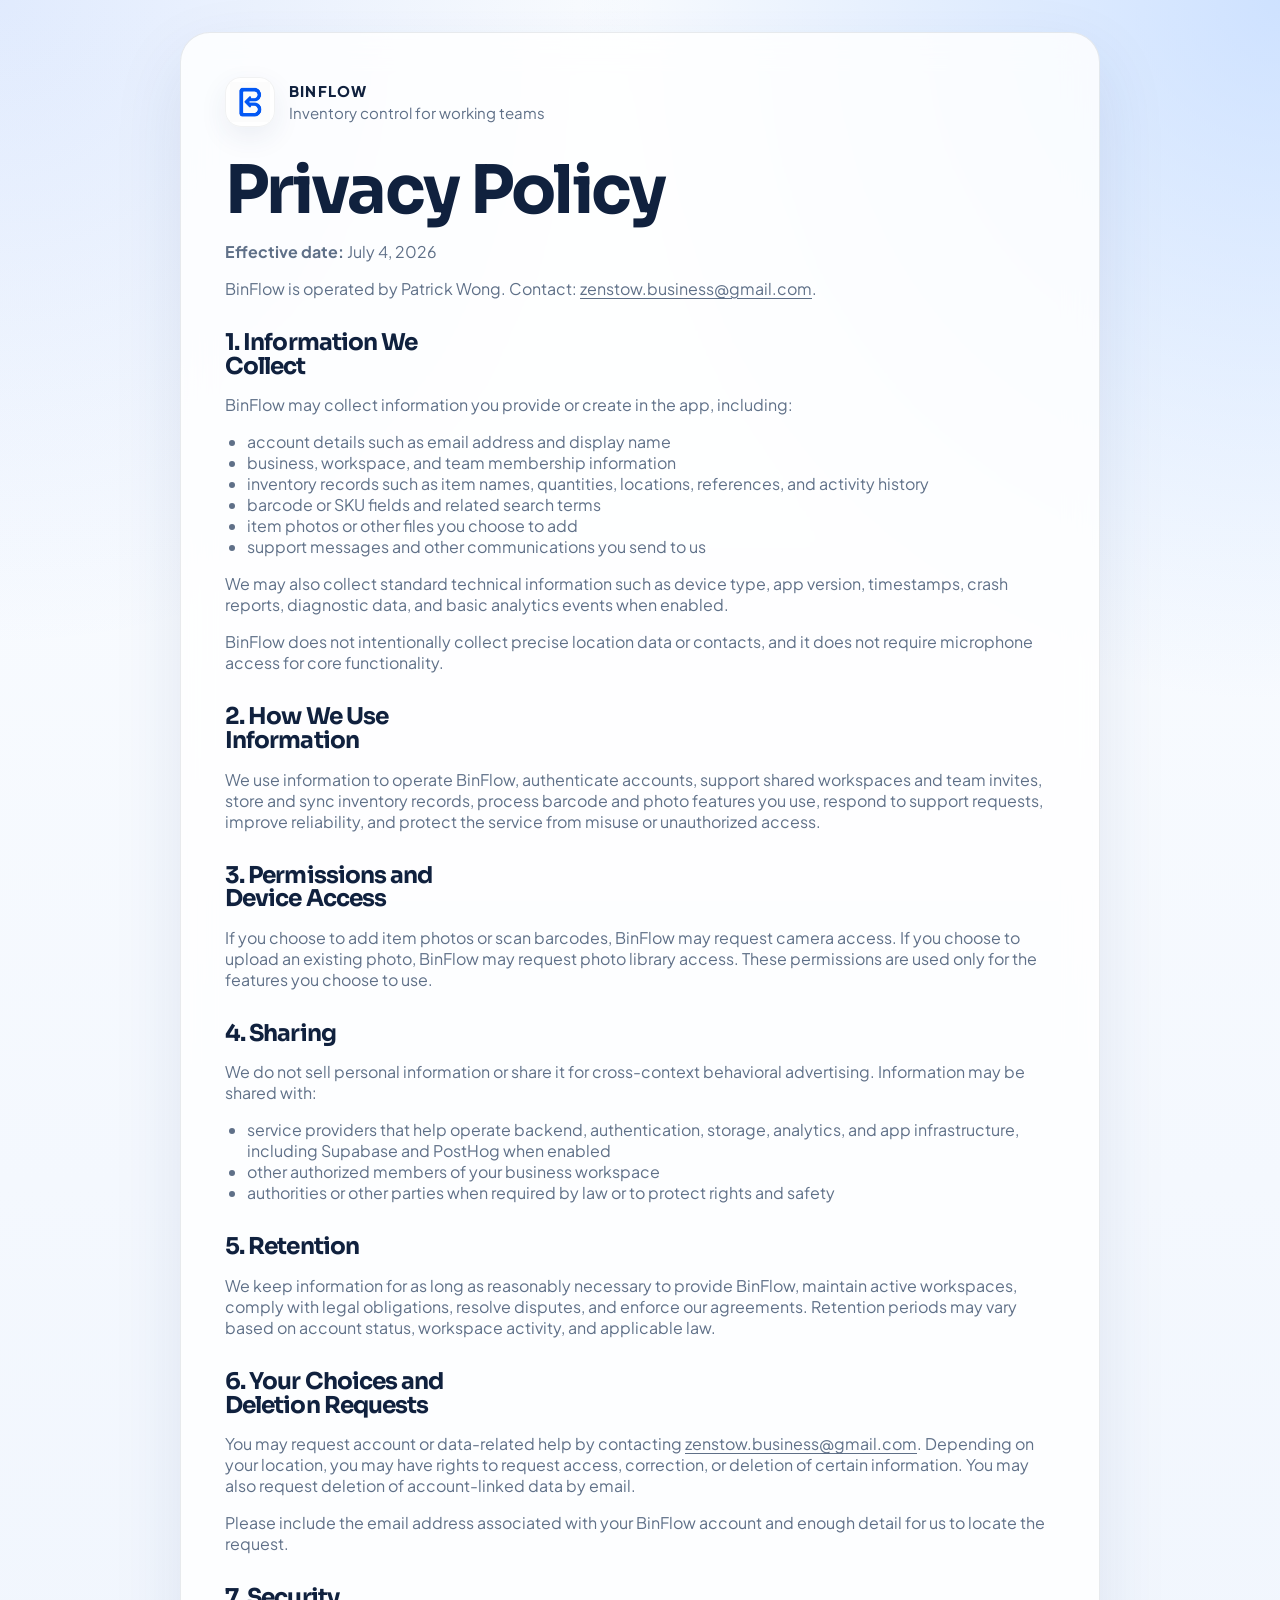
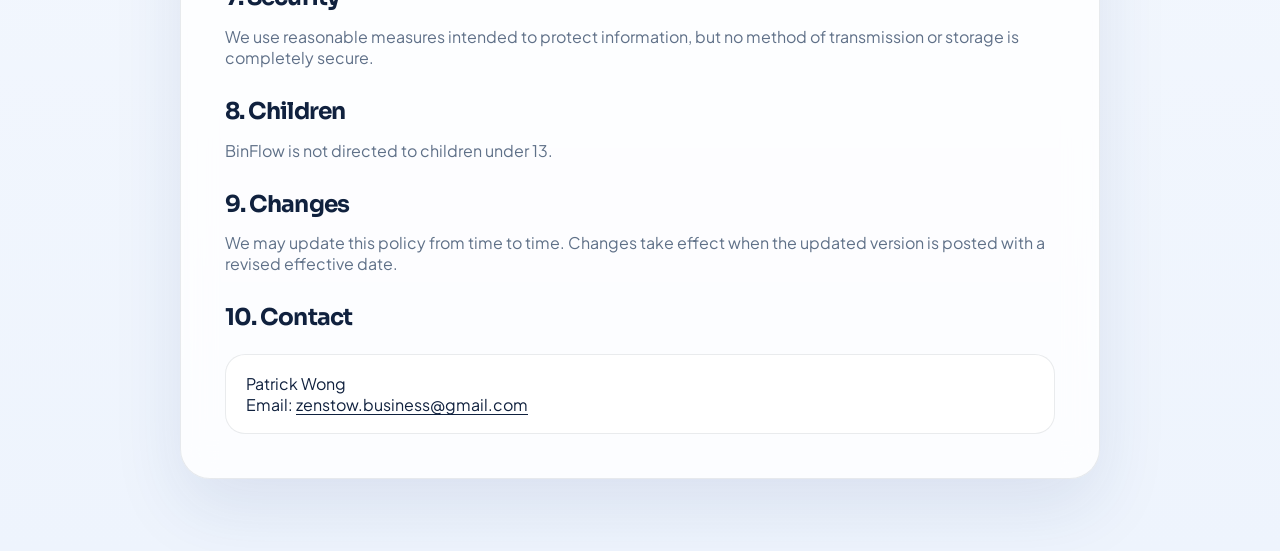
<file: binflow/privacy-policy.html>
<!doctype html>
<html lang="en">
  <head>
    <meta charset="utf-8" />
    <meta name="viewport" content="width=device-width, initial-scale=1" />
    <title>BinFlow Privacy Policy</title>
    <link rel="icon" type="image/png" href="../assets/branding/binflow/favicon.png" />
    <link rel="stylesheet" href="./styles.css" />
  </head>
  <body>
    <main class="legal-shell">
      <article class="legal-page">
        <a class="brand" href="./index.html">
          <span class="brand-mark">
            <img src="../assets/branding/binflow/icon.png" alt="BinFlow icon" />
          </span>
          <span class="brand-copy">
            <strong>BinFlow</strong>
            <span>Inventory control for working teams</span>
          </span>
        </a>

        <h1>Privacy Policy</h1>
        <p class="meta"><strong>Effective date:</strong> July 4, 2026</p>
        <p class="meta">
          BinFlow is operated by Patrick Wong. Contact:
          <a href="mailto:zenstow.business@gmail.com">zenstow.business@gmail.com</a>.
        </p>

        <h2>1. Information We Collect</h2>
        <p>
          BinFlow may collect information you provide or create in the app,
          including:
        </p>
        <ul>
          <li>account details such as email address and display name</li>
          <li>business, workspace, and team membership information</li>
          <li>inventory records such as item names, quantities, locations, references, and activity history</li>
          <li>barcode or SKU fields and related search terms</li>
          <li>item photos or other files you choose to add</li>
          <li>support messages and other communications you send to us</li>
        </ul>
        <p>
          We may also collect standard technical information such as device
          type, app version, timestamps, crash reports, diagnostic data, and
          basic analytics events when enabled.
        </p>
        <p>
          BinFlow does not intentionally collect precise location data or
          contacts, and it does not require microphone access for core
          functionality.
        </p>

        <h2>2. How We Use Information</h2>
        <p>
          We use information to operate BinFlow, authenticate accounts, support
          shared workspaces and team invites, store and sync inventory records,
          process barcode and photo features you use, respond to support
          requests, improve reliability, and protect the service from misuse or
          unauthorized access.
        </p>

        <h2>3. Permissions and Device Access</h2>
        <p>
          If you choose to add item photos or scan barcodes, BinFlow may request
          camera access. If you choose to upload an existing photo, BinFlow may
          request photo library access. These permissions are used only for the
          features you choose to use.
        </p>

        <h2>4. Sharing</h2>
        <p>
          We do not sell personal information or share it for cross-context
          behavioral advertising. Information may be shared with:
        </p>
        <ul>
          <li>service providers that help operate backend, authentication, storage, analytics, and app infrastructure, including Supabase and PostHog when enabled</li>
          <li>other authorized members of your business workspace</li>
          <li>authorities or other parties when required by law or to protect rights and safety</li>
        </ul>

        <h2>5. Retention</h2>
        <p>
          We keep information for as long as reasonably necessary to provide
          BinFlow, maintain active workspaces, comply with legal obligations,
          resolve disputes, and enforce our agreements. Retention periods may
          vary based on account status, workspace activity, and applicable law.
        </p>

        <h2 id="data-deletion-requests">6. Your Choices and Deletion Requests</h2>
        <p>
          You may request account or data-related help by contacting
          <a href="mailto:zenstow.business@gmail.com?subject=BinFlow%20Privacy%20Request">
            zenstow.business@gmail.com</a>.
          Depending on your location, you may have rights to request access,
          correction, or deletion of certain information. You may also request
          deletion of account-linked data by email.
        </p>
        <p>
          Please include the email address associated with your BinFlow account
          and enough detail for us to locate the request.
        </p>

        <h2>7. Security</h2>
        <p>
          We use reasonable measures intended to protect information, but no
          method of transmission or storage is completely secure.
        </p>

        <h2>8. Children</h2>
        <p>BinFlow is not directed to children under 13.</p>

        <h2>9. Changes</h2>
        <p>
          We may update this policy from time to time. Changes take effect when
          the updated version is posted with a revised effective date.
        </p>

        <h2>10. Contact</h2>
        <div class="contact">
          <div>Patrick Wong</div>
          <div>
            Email:
            <a href="mailto:zenstow.business@gmail.com">zenstow.business@gmail.com</a>
          </div>
        </div>
      </article>
    </main>
  </body>
</html>
</file>
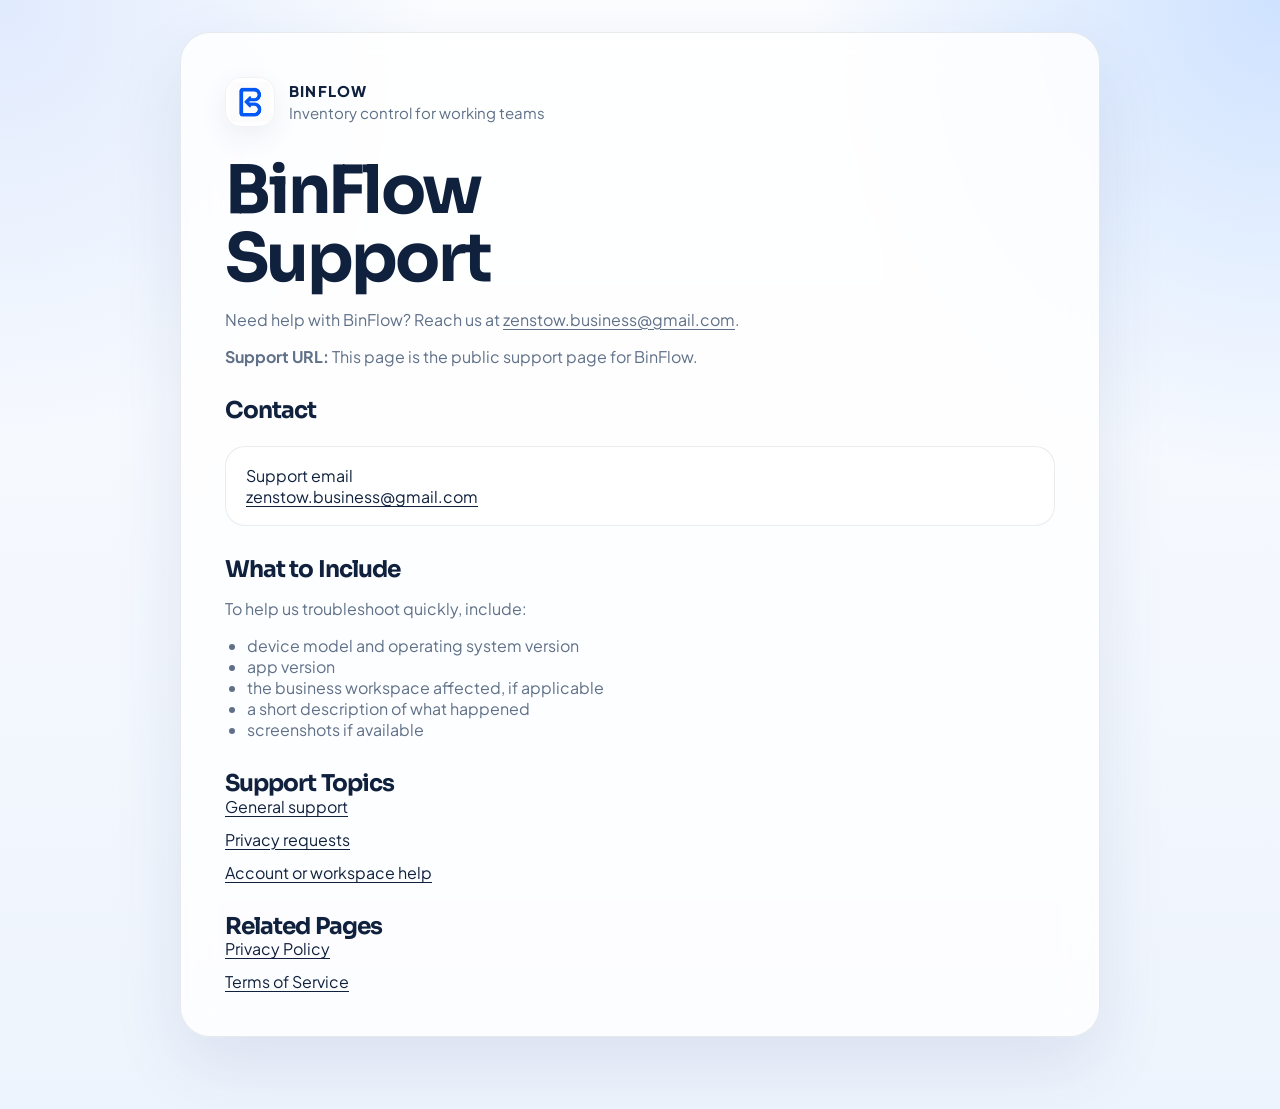
<file: binflow/support.html>
<!doctype html>
<html lang="en">
  <head>
    <meta charset="utf-8" />
    <meta name="viewport" content="width=device-width, initial-scale=1" />
    <title>BinFlow Support</title>
    <link rel="icon" type="image/png" href="../assets/branding/binflow/favicon.png" />
    <link rel="stylesheet" href="./styles.css" />
  </head>
  <body>
    <main class="legal-shell">
      <article class="legal-page">
        <a class="brand" href="./index.html">
          <span class="brand-mark">
            <img src="../assets/branding/binflow/icon.png" alt="BinFlow icon" />
          </span>
          <span class="brand-copy">
            <strong>BinFlow</strong>
            <span>Inventory control for working teams</span>
          </span>
        </a>

        <h1>BinFlow Support</h1>
        <p class="meta">
          Need help with BinFlow? Reach us at
          <a href="mailto:zenstow.business@gmail.com">zenstow.business@gmail.com</a>.
        </p>
        <p class="meta"><strong>Support URL:</strong> This page is the public support page for BinFlow.</p>

        <h2>Contact</h2>
        <div class="contact">
          <div>Support email</div>
          <div>
            <a href="mailto:zenstow.business@gmail.com">zenstow.business@gmail.com</a>
          </div>
        </div>

        <h2>What to Include</h2>
        <p>To help us troubleshoot quickly, include:</p>
        <ul>
          <li>device model and operating system version</li>
          <li>app version</li>
          <li>the business workspace affected, if applicable</li>
          <li>a short description of what happened</li>
          <li>screenshots if available</li>
        </ul>

        <h2>Support Topics</h2>
        <div class="support-list">
          <a href="mailto:zenstow.business@gmail.com?subject=BinFlow%20Support%20Request">General support</a>
          <a href="mailto:zenstow.business@gmail.com?subject=BinFlow%20Privacy%20Request">Privacy requests</a>
          <a href="mailto:zenstow.business@gmail.com?subject=BinFlow%20Account%20Help">Account or workspace help</a>
        </div>

        <h2>Related Pages</h2>
        <nav aria-label="Related pages">
          <a href="./privacy-policy.html">Privacy Policy</a>
          <a href="./terms-of-service.html">Terms of Service</a>
        </nav>
      </article>
    </main>
  </body>
</html>
</file>
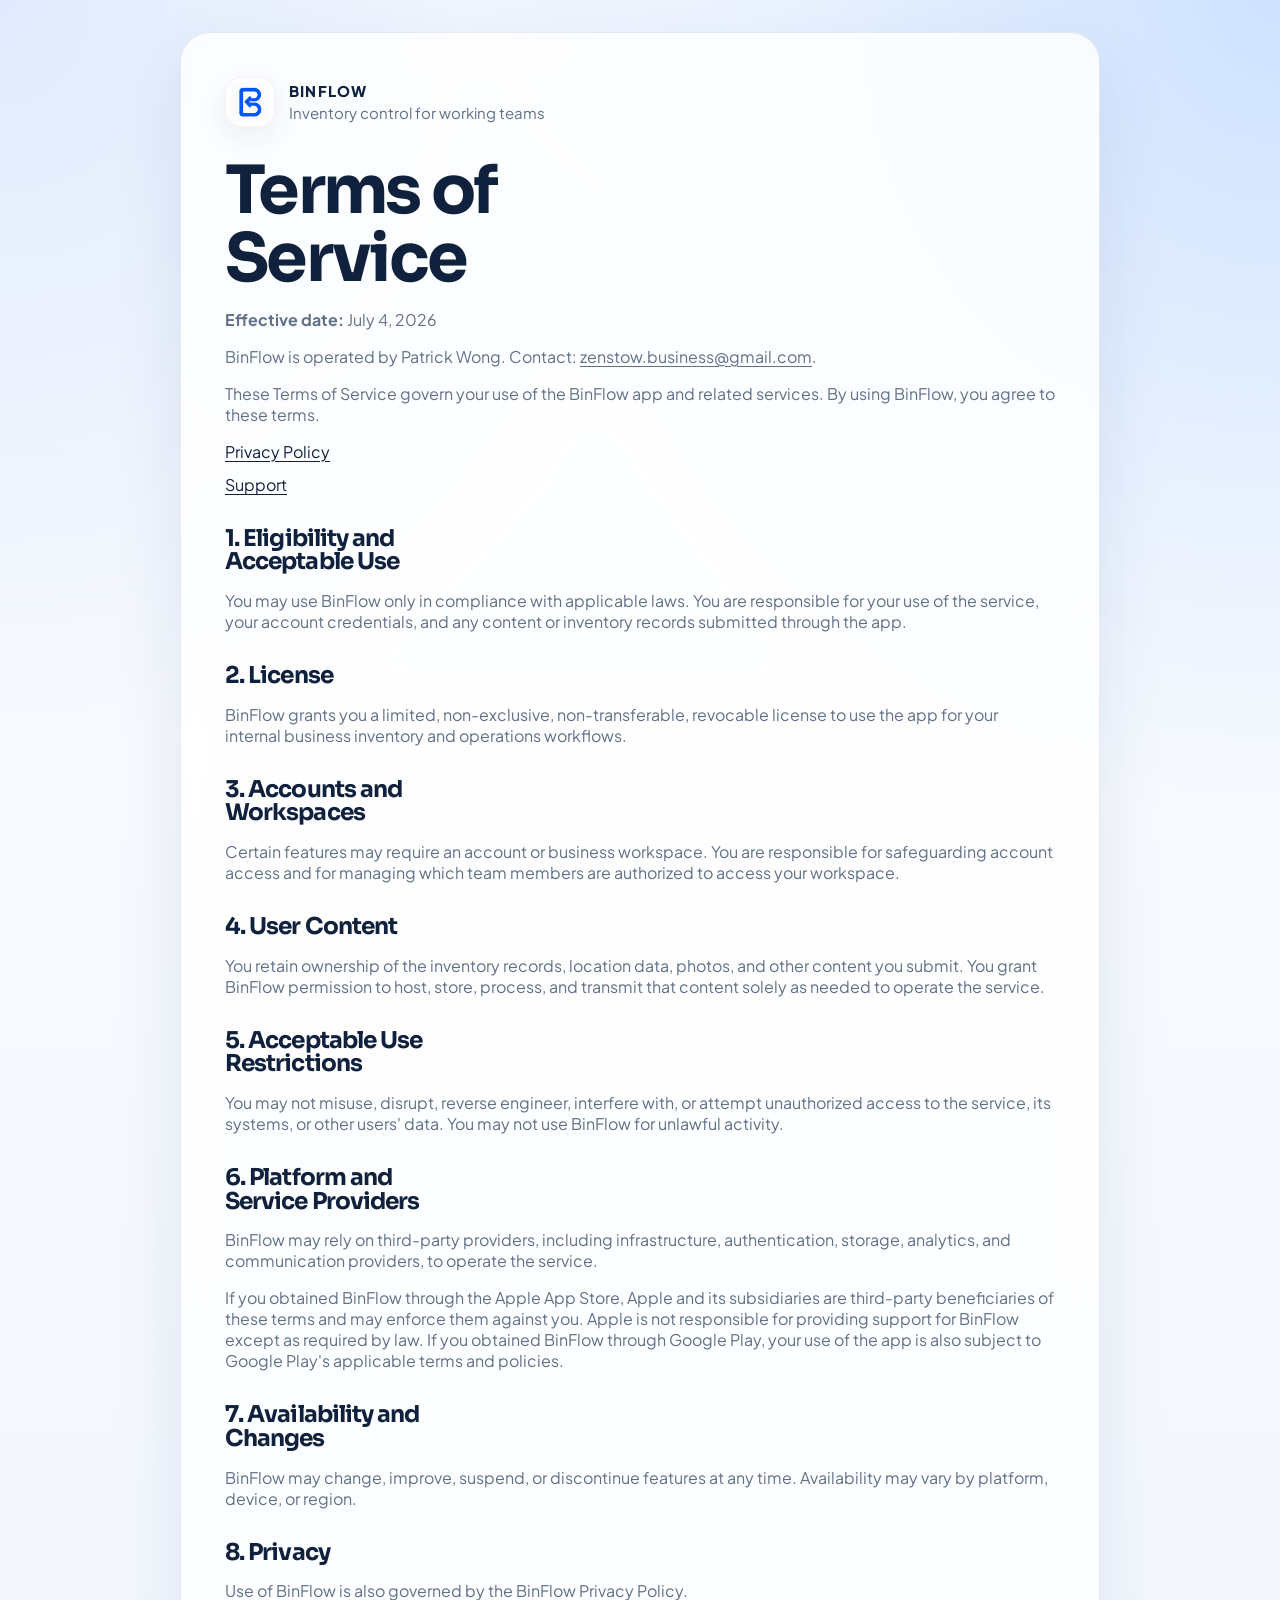
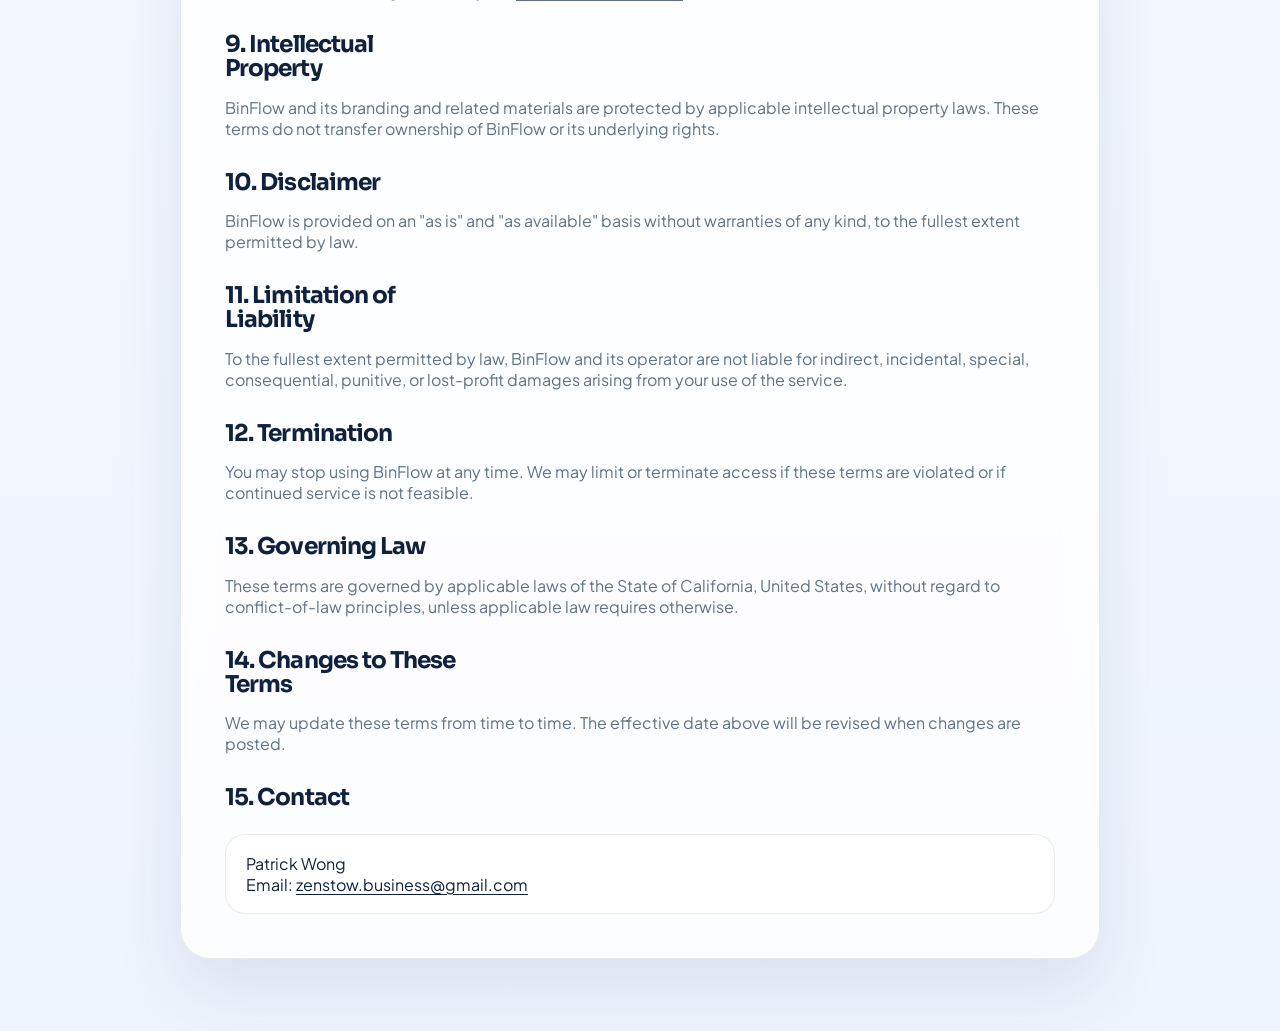
<file: binflow/terms-of-service.html>
<!doctype html>
<html lang="en">
  <head>
    <meta charset="utf-8" />
    <meta name="viewport" content="width=device-width, initial-scale=1" />
    <title>BinFlow Terms of Service</title>
    <link rel="icon" type="image/png" href="../assets/branding/binflow/favicon.png" />
    <link rel="stylesheet" href="./styles.css" />
  </head>
  <body>
    <main class="legal-shell">
      <article class="legal-page">
        <a class="brand" href="./index.html">
          <span class="brand-mark">
            <img src="../assets/branding/binflow/icon.png" alt="BinFlow icon" />
          </span>
          <span class="brand-copy">
            <strong>BinFlow</strong>
            <span>Inventory control for working teams</span>
          </span>
        </a>

        <h1>Terms of Service</h1>
        <p class="meta"><strong>Effective date:</strong> July 4, 2026</p>
        <p class="meta">
          BinFlow is operated by Patrick Wong. Contact:
          <a href="mailto:zenstow.business@gmail.com">zenstow.business@gmail.com</a>.
        </p>

        <p>
          These Terms of Service govern your use of the BinFlow app and related
          services. By using BinFlow, you agree to these terms.
        </p>

        <nav aria-label="Related pages">
          <a href="./privacy-policy.html">Privacy Policy</a>
          <a href="./support.html">Support</a>
        </nav>

        <h2>1. Eligibility and Acceptable Use</h2>
        <p>
          You may use BinFlow only in compliance with applicable laws. You are
          responsible for your use of the service, your account credentials, and
          any content or inventory records submitted through the app.
        </p>

        <h2>2. License</h2>
        <p>
          BinFlow grants you a limited, non-exclusive, non-transferable,
          revocable license to use the app for your internal business inventory
          and operations workflows.
        </p>

        <h2>3. Accounts and Workspaces</h2>
        <p>
          Certain features may require an account or business workspace. You are
          responsible for safeguarding account access and for managing which team
          members are authorized to access your workspace.
        </p>

        <h2>4. User Content</h2>
        <p>
          You retain ownership of the inventory records, location data, photos,
          and other content you submit. You grant BinFlow permission to host,
          store, process, and transmit that content solely as needed to operate
          the service.
        </p>

        <h2>5. Acceptable Use Restrictions</h2>
        <p>
          You may not misuse, disrupt, reverse engineer, interfere with, or
          attempt unauthorized access to the service, its systems, or other
          users' data. You may not use BinFlow for unlawful activity.
        </p>

        <h2>6. Platform and Service Providers</h2>
        <p>
          BinFlow may rely on third-party providers, including infrastructure,
          authentication, storage, analytics, and communication providers, to
          operate the service.
        </p>
        <p>
          If you obtained BinFlow through the Apple App Store, Apple and its
          subsidiaries are third-party beneficiaries of these terms and may
          enforce them against you. Apple is not responsible for providing
          support for BinFlow except as required by law. If you obtained BinFlow
          through Google Play, your use of the app is also subject to Google
          Play's applicable terms and policies.
        </p>

        <h2>7. Availability and Changes</h2>
        <p>
          BinFlow may change, improve, suspend, or discontinue features at any
          time. Availability may vary by platform, device, or region.
        </p>

        <h2>8. Privacy</h2>
        <p>
          Use of BinFlow is also governed by the
          <a href="./privacy-policy.html">BinFlow Privacy Policy</a>.
        </p>

        <h2>9. Intellectual Property</h2>
        <p>
          BinFlow and its branding and related materials are protected by
          applicable intellectual property laws. These terms do not transfer
          ownership of BinFlow or its underlying rights.
        </p>

        <h2>10. Disclaimer</h2>
        <p>
          BinFlow is provided on an "as is" and "as available" basis without
          warranties of any kind, to the fullest extent permitted by law.
        </p>

        <h2>11. Limitation of Liability</h2>
        <p>
          To the fullest extent permitted by law, BinFlow and its operator are
          not liable for indirect, incidental, special, consequential, punitive,
          or lost-profit damages arising from your use of the service.
        </p>

        <h2>12. Termination</h2>
        <p>
          You may stop using BinFlow at any time. We may limit or terminate
          access if these terms are violated or if continued service is not
          feasible.
        </p>

        <h2>13. Governing Law</h2>
        <p>
          These terms are governed by applicable laws of the State of
          California, United States, without regard to conflict-of-law
          principles, unless applicable law requires otherwise.
        </p>

        <h2>14. Changes to These Terms</h2>
        <p>
          We may update these terms from time to time. The effective date above
          will be revised when changes are posted.
        </p>

        <h2>15. Contact</h2>
        <div class="contact">
          <div>Patrick Wong</div>
          <div>
            Email:
            <a href="mailto:zenstow.business@gmail.com">zenstow.business@gmail.com</a>
          </div>
        </div>
      </article>
    </main>
  </body>
</html>
</file>
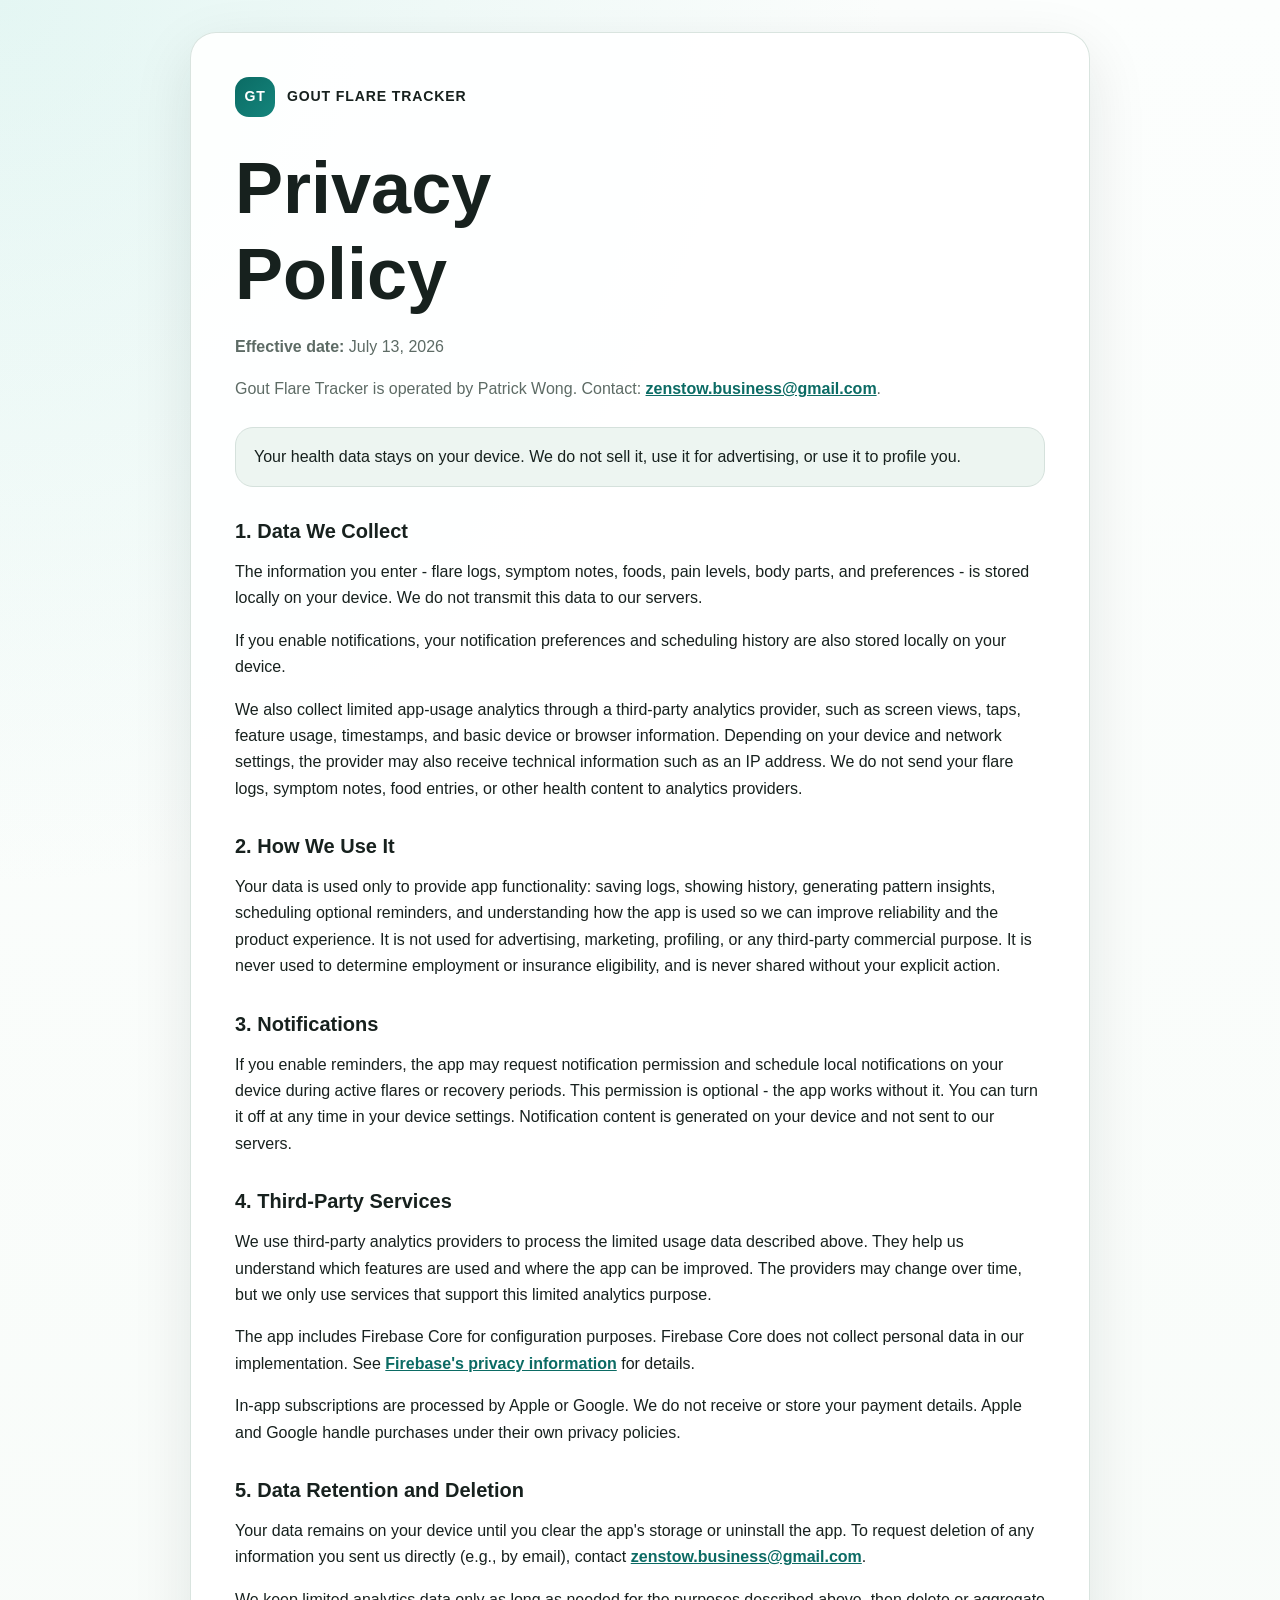
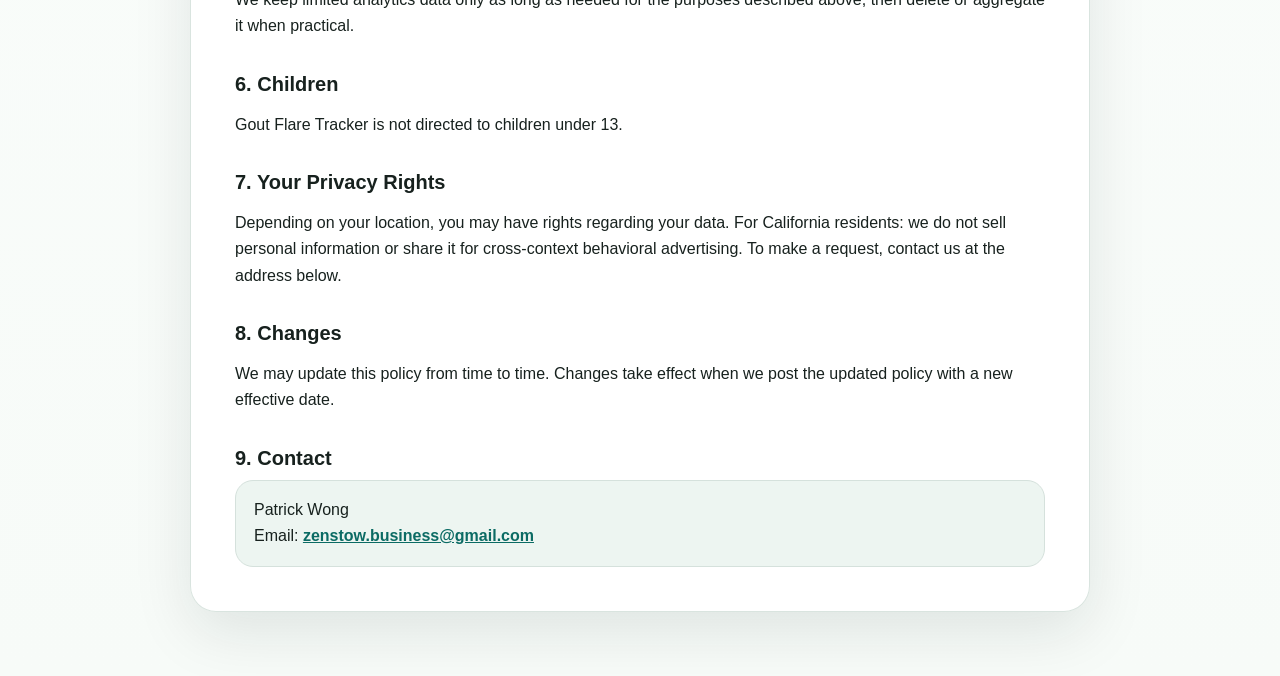
<file: goutflaretracker/privacy-policy.html>
<!doctype html>
<html lang="en">
  <head>
    <meta charset="utf-8" />
    <meta name="viewport" content="width=device-width, initial-scale=1" />
    <title>Gout Flare Tracker Privacy Policy</title>
    <style>
      :root {
        --bg: #f7fbf8;
        --surface: #ffffff;
        --surface-soft: #edf5f1;
        --text: #17211e;
        --muted: #5d6b65;
        --line: #d5e1dc;
        --primary: #0b6b64;
      }

      * {
        box-sizing: border-box;
      }

      body {
        margin: 0;
        font-family: "Avenir Next", "Segoe UI Variable", "Segoe UI", sans-serif;
        color: var(--text);
        background:
          radial-gradient(circle at top left, rgba(143, 218, 208, 0.22), transparent 34%),
          linear-gradient(180deg, #fcfefd 0%, var(--bg) 100%);
        line-height: 1.65;
      }

      .wrap {
        width: min(900px, calc(100% - 32px));
        margin: 32px auto 64px;
      }

      .card {
        border: 1px solid rgba(213, 225, 220, 0.9);
        border-radius: 26px;
        background: rgba(255, 255, 255, 0.9);
        box-shadow: 0 20px 60px rgba(11, 33, 28, 0.1);
        padding: clamp(24px, 4vw, 44px);
      }

      .brand {
        display: inline-flex;
        align-items: center;
        gap: 12px;
        margin-bottom: 28px;
        text-decoration: none;
        color: var(--text);
        font-size: 0.88rem;
        font-weight: 800;
        letter-spacing: 0.06em;
        text-transform: uppercase;
      }

      .brand-mark {
        display: inline-grid;
        place-items: center;
        width: 40px;
        height: 40px;
        border-radius: 14px;
        background: linear-gradient(135deg, var(--primary), #14857c);
        color: #fff;
      }

      h1,
      h2 {
        line-height: 1.2;
        margin: 0 0 10px;
      }

      h1 {
        max-width: 12ch;
        font-size: clamp(2.4rem, 6vw, 4.5rem);
      }

      h2 {
        margin-top: 32px;
        font-size: 1.25rem;
      }

      p,
      li {
        font-size: 1rem;
      }

      ul {
        padding-left: 22px;
      }

      a {
        color: var(--primary);
        font-weight: 700;
      }

      .meta,
      .note {
        color: var(--muted);
      }

      .notice,
      .contact {
        border: 1px solid var(--line);
        border-radius: 18px;
        background: var(--surface-soft);
        padding: 16px 18px;
      }

      .notice {
        margin: 24px 0;
      }
    </style>
  </head>
  <body>
    <main class="wrap">
      <article class="card">
        <a class="brand" href="./index.html">
          <span class="brand-mark">GT</span>
          <span>Gout Flare Tracker</span>
        </a>

        <h1>Privacy Policy</h1>
        <p class="meta"><strong>Effective date:</strong> July 13, 2026</p>
        <p class="meta">
          Gout Flare Tracker is operated by Patrick Wong. Contact:
          <a href="mailto:zenstow.business@gmail.com">zenstow.business@gmail.com</a>.
        </p>

        <div class="notice">
          Your health data stays on your device.
          We do not sell it, use it for advertising, or use it to profile you.
        </div>

        <h2>1. Data We Collect</h2>
        <p>
          The information you enter - flare logs, symptom notes, foods, pain
          levels, body parts, and preferences - is stored locally on your
          device. We do not transmit this data to our servers.
        </p>
        <p>
          If you enable notifications, your notification preferences and
          scheduling history are also stored locally on your device.
        </p>
        <p>
          We also collect limited app-usage analytics through a third-party
          analytics provider, such as screen views, taps, feature usage,
          timestamps, and basic device or browser information. Depending on
          your device and network settings, the provider may also receive
          technical information such as an IP address. We do not send your
          flare logs, symptom notes, food entries, or other health content to
          analytics providers.
        </p>

        <h2>2. How We Use It</h2>
        <p>
          Your data is used only to provide app functionality: saving logs,
          showing history, generating pattern insights, scheduling optional
          reminders, and understanding how the app is used so we can improve
          reliability and the product experience. It is not used for
          advertising, marketing, profiling, or any third-party commercial
          purpose. It is never used to determine employment or insurance
          eligibility, and is never shared without your explicit action.
        </p>

        <h2>3. Notifications</h2>
        <p>
          If you enable reminders, the app may request notification permission
          and schedule local notifications on your device during active flares
          or recovery periods. This permission is optional - the app works
          without it. You can turn it off at any time in your device settings.
          Notification content is generated on your device and not sent to our
          servers.
        </p>

        <h2>4. Third-Party Services</h2>
        <p>
          We use third-party analytics providers to process the limited usage
          data described above. They help us understand which features are used
          and where the app can be improved. The providers may change over
          time, but we only use services that support this limited analytics
          purpose.
        </p>
        <p>
          The app includes Firebase Core for configuration purposes. Firebase
          Core does not collect personal data in our implementation. See
          <a href="https://firebase.google.com/support/privacy" target="_blank" rel="noopener">
            Firebase's privacy information</a> for details.
        </p>
        <p>
          In-app subscriptions are processed by Apple or Google. We do not
          receive or store your payment details. Apple and Google handle
          purchases under their own privacy policies.
        </p>

        <h2>5. Data Retention and Deletion</h2>
        <p>
          Your data remains on your device until you clear the app's storage or
          uninstall the app. To request deletion of any information you sent us
          directly (e.g., by email), contact
          <a href="mailto:zenstow.business@gmail.com?subject=Gout%20Flare%20Tracker%20Data%20Deletion%20Request">
            zenstow.business@gmail.com</a>.
        </p>
        <p>
          We keep limited analytics data only as long as needed for the
          purposes described above, then delete or aggregate it when practical.
        </p>

        <h2>6. Children</h2>
        <p>Gout Flare Tracker is not directed to children under 13.</p>

        <h2>7. Your Privacy Rights</h2>
        <p>
          Depending on your location, you may have rights regarding your data.
          For California residents: we do not sell personal information or share
          it for cross-context behavioral advertising. To make a request, contact
          us at the address below.
        </p>

        <h2>8. Changes</h2>
        <p>
          We may update this policy from time to time. Changes take effect when
          we post the updated policy with a new effective date.
        </p>

        <h2>9. Contact</h2>
        <div class="contact">
          <div>Patrick Wong</div>
          <div>
            Email:
            <a href="mailto:zenstow.business@gmail.com">zenstow.business@gmail.com</a>
          </div>
        </div>
      </article>
    </main>
  </body>
</html>
</file>
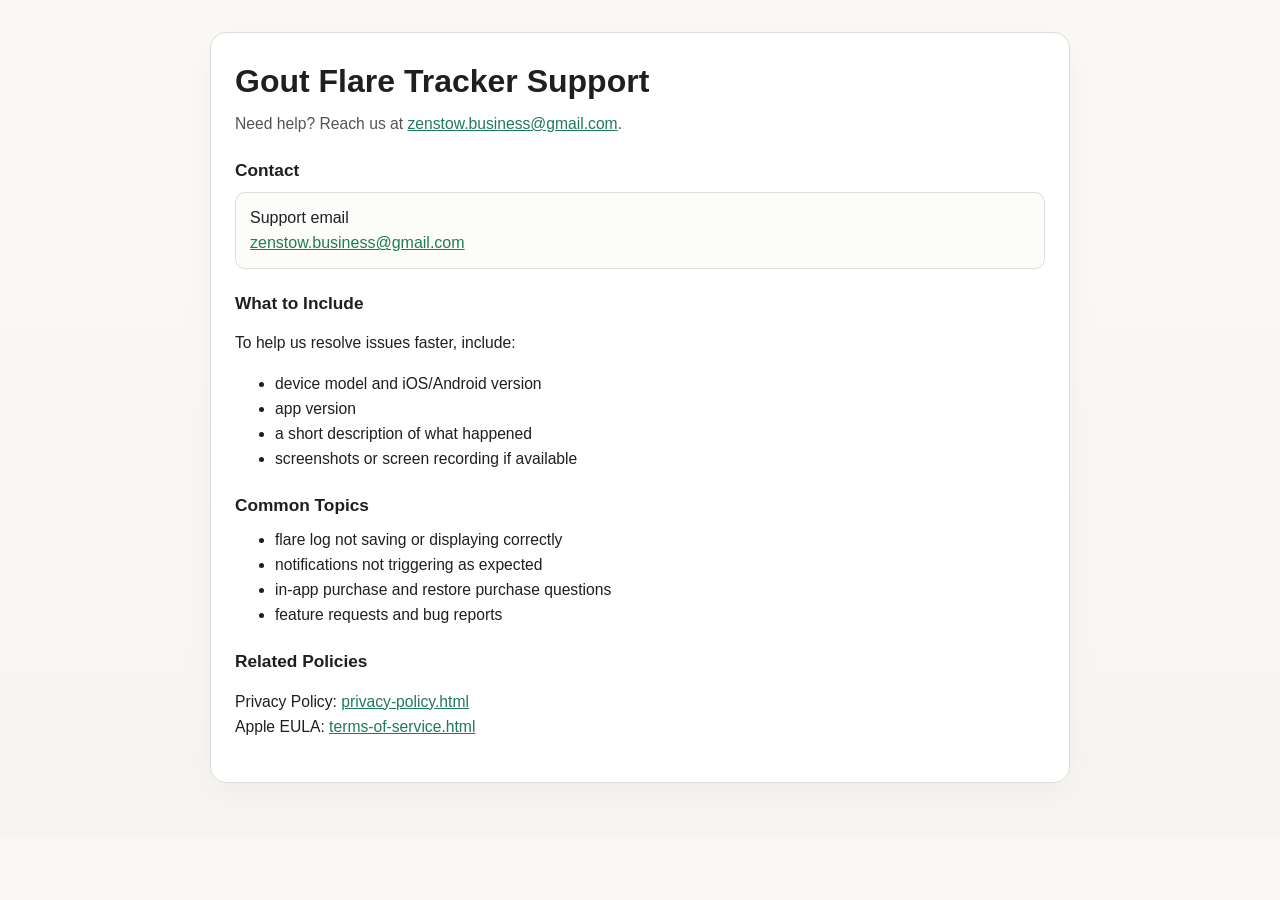
<file: goutflaretracker/support.html>
<!doctype html>
<html lang="en">
  <head>
    <meta charset="utf-8" />
    <meta name="viewport" content="width=device-width, initial-scale=1" />
    <title>ZenStow Support</title>
    <style>
      :root {
        --bg: #f6f5f2;
        --surface: #ffffff;
        --text: #1f1f1f;
        --muted: #545454;
        --border: #dfddd7;
        --accent: #1f7a5a;
      }

      * {
        box-sizing: border-box;
      }

      body {
        margin: 0;
        font-family: "Segoe UI", Roboto, Helvetica, Arial, sans-serif;
        color: var(--text);
        background: linear-gradient(180deg, #faf9f6 0%, var(--bg) 100%);
        line-height: 1.6;
      }

      .wrap {
        width: min(860px, 92vw);
        margin: 32px auto 56px;
      }

      .card {
        background: var(--surface);
        border: 1px solid var(--border);
        border-radius: 16px;
        padding: 28px 24px;
        box-shadow: 0 8px 30px rgba(0, 0, 0, 0.04);
      }

      h1,
      h2 {
        line-height: 1.25;
        margin: 0 0 10px;
      }

      h1 {
        font-size: clamp(1.6rem, 3vw, 2rem);
      }

      h2 {
        margin-top: 24px;
        font-size: 1.08rem;
      }

      p,
      li {
        font-size: 0.98rem;
      }

      .meta {
        color: var(--muted);
        margin: 4px 0 0;
      }

      ul {
        margin-top: 8px;
      }

      .contact {
        padding: 12px 14px;
        border: 1px solid var(--border);
        border-radius: 10px;
        background: #fcfcfa;
      }

      a {
        color: var(--accent);
      }
    </style>
  </head>
  <body>
    <main class="wrap">
      <article class="card">
        <h1>Gout Flare Tracker Support</h1>
        <p class="meta">
          Need help? Reach us at
          <a href="mailto:zenstow.business@gmail.com">zenstow.business@gmail.com</a>.
        </p>

        <h2>Contact</h2>
        <div class="contact">
          <div>Support email</div>
          <div>
            <a href="mailto:zenstow.business@gmail.com">zenstow.business@gmail.com</a>
          </div>
        </div>

        <h2>What to Include</h2>
        <p>To help us resolve issues faster, include:</p>
        <ul>
          <li>device model and iOS/Android version</li>
          <li>app version</li>
          <li>a short description of what happened</li>
          <li>screenshots or screen recording if available</li>
        </ul>

        <h2>Common Topics</h2>
        <ul>
          <li>flare log not saving or displaying correctly</li>
          <li>notifications not triggering as expected</li>
          <li>in-app purchase and restore purchase questions</li>
          <li>feature requests and bug reports</li>
        </ul>

        <h2>Related Policies</h2>
        <p>
          Privacy Policy:
          <a href="privacy-policy.html">privacy-policy.html</a>
          <br />
          Apple EULA:
          <a href="terms-of-service.html">terms-of-service.html</a>
        </p>
      </article>
    </main>
  </body>
</html>
</file>
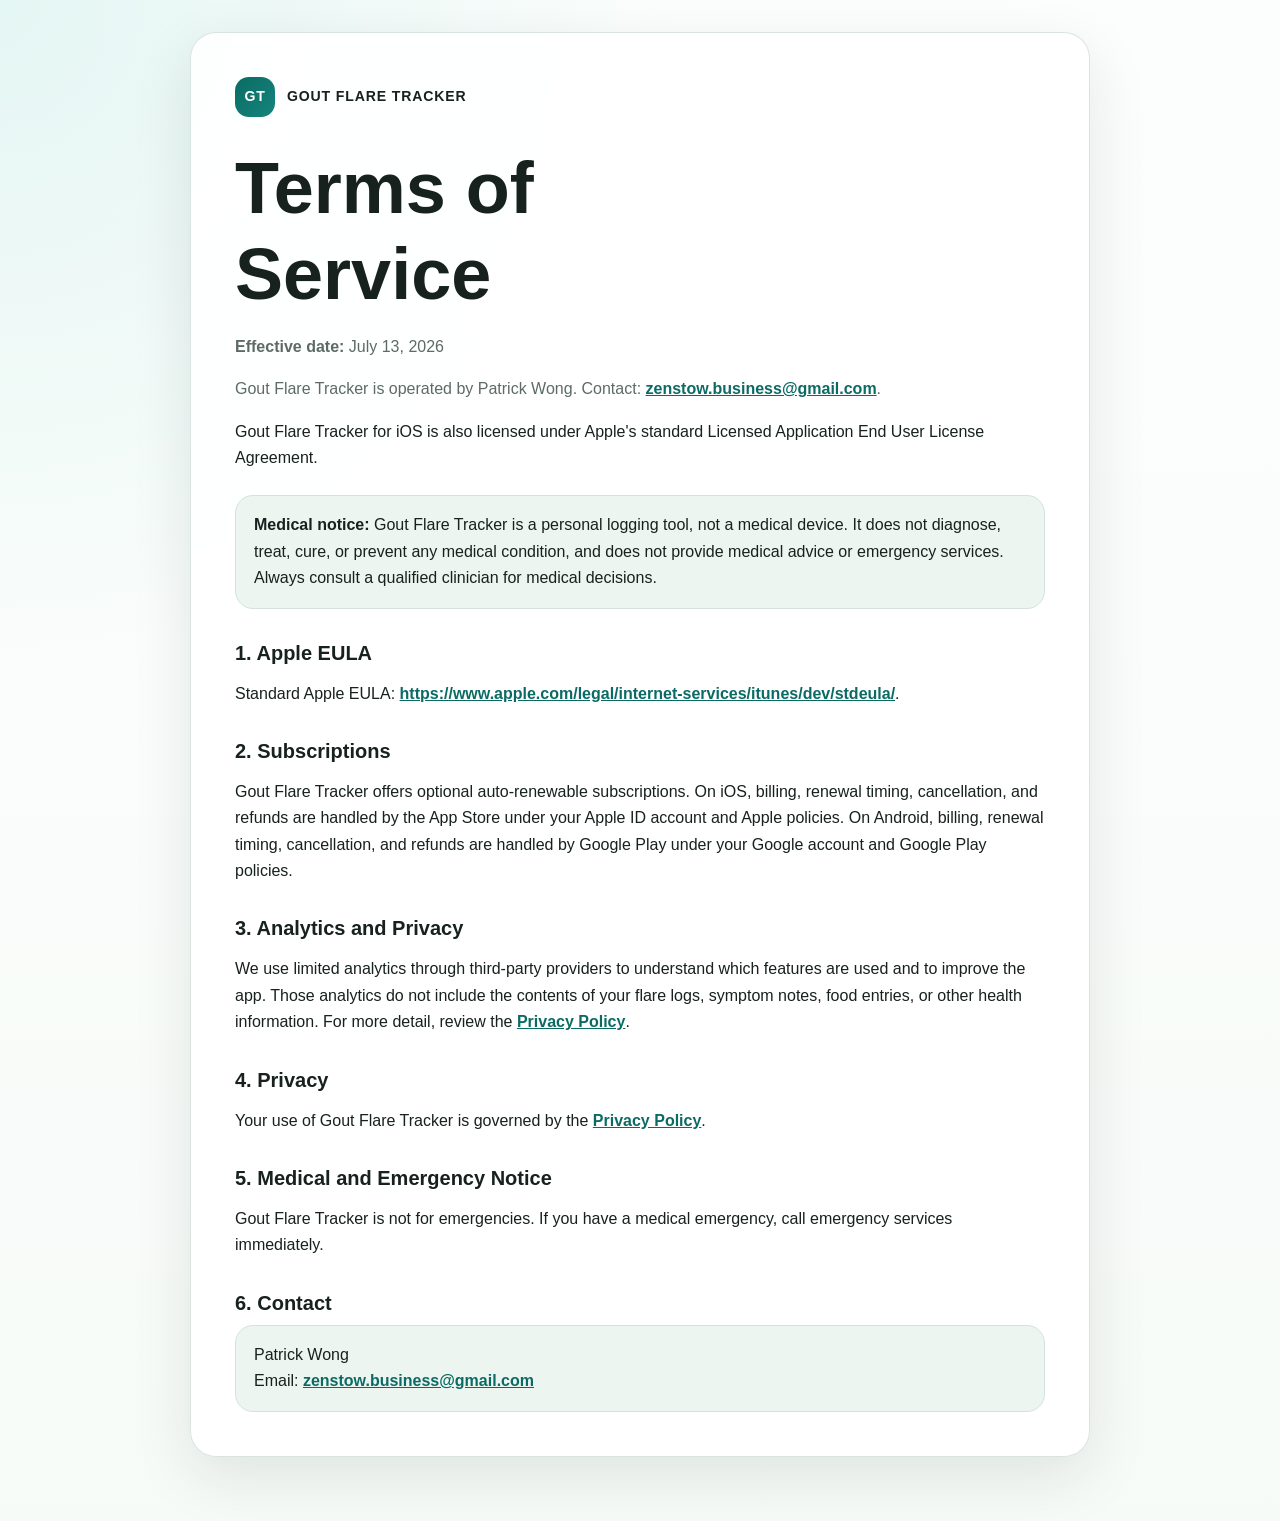
<file: goutflaretracker/terms-of-service.html>
<!doctype html>
<html lang="en">
  <head>
    <meta charset="utf-8" />
    <meta name="viewport" content="width=device-width, initial-scale=1" />
    <title>Gout Flare Tracker Terms of Service</title>
    <style>
      :root {
        --bg: #f7fbf8;
        --surface: #ffffff;
        --surface-soft: #edf5f1;
        --text: #17211e;
        --muted: #5d6b65;
        --line: #d5e1dc;
        --primary: #0b6b64;
      }

      * {
        box-sizing: border-box;
      }

      body {
        margin: 0;
        font-family: "Avenir Next", "Segoe UI Variable", "Segoe UI", sans-serif;
        color: var(--text);
        background:
          radial-gradient(circle at top left, rgba(143, 218, 208, 0.22), transparent 34%),
          linear-gradient(180deg, #fcfefd 0%, var(--bg) 100%);
        line-height: 1.65;
      }

      .wrap {
        width: min(900px, calc(100% - 32px));
        margin: 32px auto 64px;
      }

      .card {
        border: 1px solid rgba(213, 225, 220, 0.9);
        border-radius: 26px;
        background: rgba(255, 255, 255, 0.9);
        box-shadow: 0 20px 60px rgba(11, 33, 28, 0.1);
        padding: clamp(24px, 4vw, 44px);
      }

      .brand {
        display: inline-flex;
        align-items: center;
        gap: 12px;
        margin-bottom: 28px;
        text-decoration: none;
        color: var(--text);
        font-size: 0.88rem;
        font-weight: 800;
        letter-spacing: 0.06em;
        text-transform: uppercase;
      }

      .brand-mark {
        display: inline-grid;
        place-items: center;
        width: 40px;
        height: 40px;
        border-radius: 14px;
        background: linear-gradient(135deg, var(--primary), #14857c);
        color: #fff;
      }

      h1,
      h2 {
        line-height: 1.2;
        margin: 0 0 10px;
      }

      h1 {
        max-width: 12ch;
        font-size: clamp(2.4rem, 6vw, 4.5rem);
      }

      h2 {
        margin-top: 32px;
        font-size: 1.25rem;
      }

      p,
      li {
        font-size: 1rem;
      }

      ul {
        padding-left: 22px;
      }

      a {
        color: var(--primary);
        font-weight: 700;
      }

      .meta,
      .note {
        color: var(--muted);
      }

      .notice,
      .contact {
        border: 1px solid var(--line);
        border-radius: 18px;
        background: var(--surface-soft);
        padding: 16px 18px;
      }

      .notice {
        margin: 24px 0;
      }
    </style>
  </head>
  <body>
    <main class="wrap">
      <article class="card">
        <a class="brand" href="./index.html">
          <span class="brand-mark">GT</span>
          <span>Gout Flare Tracker</span>
        </a>

        <h1>Terms of Service</h1>
        <p class="meta"><strong>Effective date:</strong> July 13, 2026</p>
        <p class="meta">
          Gout Flare Tracker is operated by Patrick Wong. Contact:
          <a href="mailto:zenstow.business@gmail.com">zenstow.business@gmail.com</a>.
        </p>

        <p>
          Gout Flare Tracker for iOS is also licensed under Apple's standard
          Licensed Application End User License Agreement.
        </p>

        <div class="notice">
          <strong>Medical notice:</strong> Gout Flare Tracker is a personal
          logging tool, not a medical device. It does not diagnose, treat, cure,
          or prevent any medical condition, and does not provide medical advice
          or emergency services. Always consult a qualified clinician for medical
          decisions.
        </div>

        <h2>1. Apple EULA</h2>
        <p>
          Standard Apple EULA:
          <a href="https://www.apple.com/legal/internet-services/itunes/dev/stdeula/" target="_blank" rel="noopener">
            https://www.apple.com/legal/internet-services/itunes/dev/stdeula/</a>.
        </p>

        <h2>2. Subscriptions</h2>
        <p>
          Gout Flare Tracker offers optional auto-renewable subscriptions.
          On iOS, billing, renewal timing, cancellation, and refunds are handled
          by the App Store under your Apple ID account and Apple policies.
          On Android, billing, renewal timing, cancellation, and refunds are
          handled by Google Play under your Google account and Google Play
          policies.
        </p>

        <h2>3. Analytics and Privacy</h2>
        <p>
          We use limited analytics through third-party providers to understand
          which features are used and to improve the app. Those analytics do
          not include the contents of your flare logs, symptom notes, food
          entries, or other health information. For more detail, review the
          <a href="privacy-policy.html">Privacy Policy</a>.
        </p>

        <h2>4. Privacy</h2>
        <p>
          Your use of Gout Flare Tracker is governed by the
          <a href="privacy-policy.html">Privacy Policy</a>.
        </p>

        <h2>5. Medical and Emergency Notice</h2>
        <p>
          Gout Flare Tracker is not for emergencies. If you have a medical
          emergency, call emergency services immediately.
        </p>

        <h2>6. Contact</h2>
        <div class="contact">
          <div>Patrick Wong</div>
          <div>
            Email:
            <a href="mailto:zenstow.business@gmail.com">zenstow.business@gmail.com</a>
          </div>
        </div>
      </article>
    </main>
  </body>
</html>
</file>
<file: binflow/styles.css>
@import url("https://fonts.googleapis.com/css2?family=Plus+Jakarta+Sans:wght@400;500;600;700;800&family=Sora:wght@500;600;700&display=swap");

:root {
  --bg: #f4f8fe;
  --surface: rgba(255, 255, 255, 0.82);
  --surface-strong: #ffffff;
  --ink: #10213e;
  --muted: #5f7088;
  --line: rgba(16, 33, 62, 0.09);
  --line-strong: rgba(16, 33, 62, 0.14);
  --blue: #2166f3;
  --blue-deep: #0f2f82;
  --blue-soft: #dce9ff;
  --shadow: 0 28px 70px rgba(33, 61, 118, 0.1);
}

* {
  box-sizing: border-box;
}

html {
  scroll-behavior: smooth;
}

body {
  margin: 0;
  color: var(--ink);
  font-family: "Plus Jakarta Sans", "Segoe UI", sans-serif;
  background:
    radial-gradient(circle at top left, rgba(33, 102, 243, 0.12), transparent 26%),
    radial-gradient(circle at top right, rgba(187, 214, 255, 0.7), transparent 28%),
    linear-gradient(180deg, #fbfdff 0%, var(--bg) 55%, #eef4fd 100%);
}

a {
  color: inherit;
  text-underline-offset: 0.18em;
}

img {
  display: block;
  max-width: 100%;
}

.shell {
  width: min(1240px, calc(100% - 40px));
  margin: 0 auto;
  padding: 28px 0 88px;
}

.topbar,
.footer {
  display: flex;
  align-items: center;
  justify-content: space-between;
  gap: 20px;
}

.topbar {
  margin-bottom: 52px;
}

.brand {
  display: inline-flex;
  align-items: center;
  gap: 14px;
  text-decoration: none;
}

.brand-mark {
  display: inline-flex;
  align-items: center;
  justify-content: center;
  width: 50px;
  height: 50px;
  padding: 4px;
  border-radius: 16px;
  background: rgba(255, 255, 255, 0.94);
  border: 1px solid rgba(16, 33, 62, 0.06);
  box-shadow: 0 10px 28px rgba(33, 61, 118, 0.08);
}

.brand-mark img {
  width: 100%;
  height: 100%;
  object-fit: contain;
}

.brand-copy {
  display: grid;
  gap: 3px;
}

.brand-copy strong {
  font-size: 0.92rem;
  font-weight: 800;
  letter-spacing: 0.08em;
  text-transform: uppercase;
}

.brand-copy span,
.nav a,
.hero-lede,
.feature-card p,
.legal-card p,
.footer,
.legal-page p,
.legal-page li,
.meta {
  color: var(--muted);
}

.brand-copy span {
  font-size: 0.94rem;
}

.nav {
  display: flex;
  flex-wrap: wrap;
  gap: 24px;
}

.nav a,
.footer a,
.legal-links a {
  text-decoration: none;
  font-weight: 600;
}

.hero {
  display: grid;
  grid-template-columns: minmax(0, 0.78fr) minmax(380px, 0.9fr);
  gap: 52px;
  align-items: center;
}

.hero-copy {
  padding: 32px 0;
}

.eyebrow,
.section-kicker {
  margin: 0 0 18px;
  color: var(--blue-deep);
  font-size: 0.76rem;
  font-weight: 800;
  letter-spacing: 0.12em;
  text-transform: uppercase;
}

h1,
h2,
h3 {
  margin: 0;
  font-family: "Sora", "Plus Jakarta Sans", sans-serif;
  letter-spacing: -0.04em;
  line-height: 1.02;
}

h1 {
  max-width: 9ch;
  font-size: clamp(2.8rem, 5.2vw, 4.8rem);
}

h2 {
  max-width: 13ch;
  font-size: clamp(2.1rem, 4vw, 3.8rem);
}

h3 {
  font-size: 1.25rem;
}

.hero-lede {
  max-width: 34ch;
  margin: 24px 0 0;
  font-size: 1.06rem;
  line-height: 1.9;
}

.hero-actions {
  display: flex;
  flex-wrap: wrap;
  gap: 14px;
  margin-top: 38px;
}

.button {
  display: inline-flex;
  align-items: center;
  justify-content: center;
  min-height: 54px;
  padding: 0 24px;
  border-radius: 999px;
  text-decoration: none;
  font-weight: 700;
}

.button-primary {
  color: #ffffff;
  background: linear-gradient(135deg, #2c72ff, #1652df);
  box-shadow: 0 18px 36px rgba(33, 102, 243, 0.22);
}

.button-secondary {
  background: rgba(255, 255, 255, 0.72);
  border: 1px solid var(--line);
}

.hero-points {
  display: grid;
  gap: 18px;
  margin-top: 54px;
}

.hero-point {
  display: grid;
  gap: 6px;
  padding-top: 18px;
  border-top: 1px solid var(--line);
}

.hero-point strong {
  font-size: 0.86rem;
  font-weight: 800;
  letter-spacing: 0.1em;
  text-transform: uppercase;
  color: var(--blue-deep);
}

.hero-point span {
  color: var(--muted);
  line-height: 1.75;
}

.hero-visual {
  display: flex;
  justify-content: flex-end;
}

.screen-card,
.feature-card,
.gallery-card,
.legal-card,
.legal-page {
  background: var(--surface);
  border: 1px solid var(--line);
  box-shadow: var(--shadow);
  backdrop-filter: blur(16px);
}

.screen-card {
  overflow: hidden;
  max-width: 700px;
  border-radius: 40px;
  background: var(--surface-strong);
}

.section {
  margin-top: 148px;
}

.section-heading {
  margin-bottom: 40px;
}

.section-heading-wide h2 {
  max-width: 16ch;
}

.feature-grid {
  display: grid;
  grid-template-columns: repeat(3, minmax(0, 1fr));
  gap: 30px;
}

.feature-card {
  min-height: 0;
  padding: 8px 8px 0 0;
  border: 0;
  border-radius: 0;
  box-shadow: none;
  backdrop-filter: none;
  background: transparent;
}

.feature-label {
  display: inline-block;
  margin-bottom: 18px;
  color: var(--blue-deep);
  font-size: 0.76rem;
  font-weight: 800;
  letter-spacing: 0.12em;
  text-transform: uppercase;
}

.feature-card h3 {
  max-width: 12ch;
}

.feature-card p {
  max-width: 29ch;
  margin: 16px 0 0;
  line-height: 1.8;
}

.gallery-rail {
  display: flex;
  gap: 24px;
  overflow-x: auto;
  padding: 4px 4px 14px;
  scroll-snap-type: x proximity;
  scrollbar-width: thin;
  scrollbar-color: rgba(16, 33, 62, 0.2) transparent;
}

.gallery-card {
  flex: 0 0 min(340px, 82vw);
  overflow: hidden;
  border-radius: 34px;
  scroll-snap-align: start;
}

.gallery-card img {
  width: 100%;
  height: auto;
}

.legal-card {
  display: grid;
  grid-template-columns: minmax(0, 1fr) auto;
  gap: 40px;
  align-items: center;
  padding: 34px;
  border-radius: 32px;
}

.legal-card h2 {
  max-width: 12ch;
}

.legal-card p {
  max-width: 44ch;
  margin: 16px 0 0;
  line-height: 1.8;
}

.legal-links {
  display: flex;
  flex-wrap: wrap;
  gap: 18px;
}

.footer {
  margin-top: 72px;
  padding-top: 26px;
  border-top: 1px solid var(--line-strong);
}

.footer-links {
  display: flex;
  flex-wrap: wrap;
  gap: 18px;
}

.legal-shell {
  width: min(920px, calc(100% - 32px));
  margin: 32px auto 72px;
}

.legal-page {
  padding: 44px;
  border-radius: 30px;
}

.legal-page .brand {
  margin-bottom: 30px;
}

.legal-page nav,
.support-list {
  display: grid;
  gap: 12px;
}

.legal-page h2 {
  margin-top: 32px;
  font-size: 1.45rem;
}

.legal-page ul {
  padding-left: 22px;
}

.notice,
.contact {
  margin-top: 24px;
  padding: 18px 20px;
  border-radius: 20px;
  background: rgba(255, 255, 255, 0.72);
  border: 1px solid var(--line);
}

@media (max-width: 1100px) {
  .hero,
  .feature-grid,
  .legal-card {
    grid-template-columns: 1fr;
  }

  .hero-visual {
    justify-content: flex-start;
  }

  .screen-card {
    max-width: 620px;
  }
}

@media (max-width: 720px) {
  .shell {
    width: min(100% - 22px, 1240px);
    padding-top: 18px;
  }

  .topbar,
  .footer {
    flex-direction: column;
    align-items: flex-start;
  }

  .topbar {
    margin-bottom: 34px;
  }

  .hero {
    gap: 34px;
  }

  .section {
    margin-top: 104px;
  }

  .feature-grid {
    gap: 40px;
  }

  .gallery-rail {
    gap: 18px;
  }

  .screen-card,
  .gallery-card,
  .legal-card,
  .legal-page {
    border-radius: 24px;
  }

  .legal-page {
    padding: 28px;
  }
}
</file>
<file: goutflaretracker/styles.css>
:root {
  --bg: #f7fbf8;
  --surface: #ffffff;
  --surface-soft: #edf5f1;
  --surface-strong: #d9f1ec;
  --text: #17211e;
  --muted: #5d6b65;
  --line: #d5e1dc;
  --primary: #0b6b64;
  --primary-deep: #073d39;
  --shadow: rgba(11, 33, 28, 0.12);
  --shadow-strong: rgba(11, 33, 28, 0.18);
}

* {
  box-sizing: border-box;
}

html {
  scroll-behavior: smooth;
}

body {
  margin: 0;
  font-family: "Avenir Next", "Segoe UI Variable", "Segoe UI", sans-serif;
  color: var(--text);
  background:
    radial-gradient(circle at top left, rgba(143, 218, 208, 0.28), transparent 34%),
    linear-gradient(180deg, #fcfefd 0%, var(--bg) 100%);
}

img {
  display: block;
  max-width: 100%;
}

.page-shell {
  width: min(1200px, calc(100% - 32px));
  margin: 0 auto;
  padding: 20px 0 64px;
}

.topbar {
  display: flex;
  align-items: center;
  justify-content: flex-start;
  gap: 16px;
  margin-bottom: 34px;
}

.brand {
  display: flex;
  align-items: center;
  gap: 12px;
}

.brand-mark {
  display: inline-grid;
  place-items: center;
  width: 40px;
  height: 40px;
  border-radius: 14px;
  background: linear-gradient(135deg, var(--primary), #14857c);
  color: #fff;
  font-weight: 700;
  letter-spacing: 0.04em;
}

.brand-name,
.eyebrow,
.shot-kicker {
  letter-spacing: 0.06em;
  text-transform: uppercase;
}

.brand-name {
  font-size: 0.88rem;
  font-weight: 700;
}

.hero {
  gap: 28px;
  align-items: start;
  padding: 26px 0 12px;
}

.hero-copy,
.hero-card,
.feature-card,
.trust-card {
  border: 1px solid rgba(213, 225, 220, 0.8);
  border-radius: 32px;
  background: rgba(255, 255, 255, 0.84);
  backdrop-filter: blur(12px);
  box-shadow: 0 20px 60px var(--shadow);
}

.hero-copy {
  padding: 40px;
}

.hero-card {
  padding: 20px;
  background:
    linear-gradient(180deg, rgba(255, 255, 255, 0.92), rgba(237, 245, 241, 0.92));
}

.signal-card {
  min-height: 100%;
  padding: 28px;
  border-radius: 26px;
  background:
    radial-gradient(circle at top right, rgba(143, 218, 208, 0.4), transparent 38%),
    linear-gradient(180deg, var(--surface-soft), #f9fcfa);
  border: 1px solid rgba(11, 107, 100, 0.08);
}

.signal-label,
.hero-points,
.section-heading p,
.shot-copy p,
.trust-card p {
  color: var(--muted);
}

.signal-label {
  margin: 0 0 18px;
  font-size: 0.78rem;
  font-weight: 700;
  letter-spacing: 0.08em;
  text-transform: uppercase;
}

h1,
h2,
h3 {
  margin: 0;
  font-family: "Iowan Old Style", "Palatino Linotype", "Book Antiqua", serif;
  font-weight: 700;
  line-height: 1.04;
}

h1 {
  margin-top: 10px;
  font-size: clamp(3rem, 6vw, 5.6rem);
}

h2 {
  font-size: clamp(2rem, 3vw, 3.2rem);
}

h3 {
  font-size: clamp(1.45rem, 2vw, 2rem);
}

.lede {
  max-width: 52ch;
  margin: 24px 0 0;
  font-size: 1.14rem;
  line-height: 1.7;
}

.hero-actions {
  display: flex;
  flex-wrap: wrap;
  gap: 14px;
  margin-top: 28px;
}

.button {
  display: inline-flex;
  align-items: center;
  justify-content: center;
  min-height: 52px;
  padding: 0 22px;
  border-radius: 999px;
  font-weight: 700;
  text-decoration: none;
}

.button-primary {
  background: var(--primary);
  color: #fff;
  box-shadow: 0 14px 30px rgba(11, 107, 100, 0.24);
}

.button-secondary {
  border: 1px solid var(--line);
  color: var(--primary);
  background: rgba(255, 255, 255, 0.72);
}

.hero-points {
  margin: 26px 0 0;
  padding-left: 20px;
  line-height: 1.9;
}

.section {
  margin-top: 84px;
}

.section-heading {
  max-width: 740px;
  margin-bottom: 28px;
}

.eyebrow,
.shot-kicker {
  margin: 0 0 12px;
  font-size: 0.8rem;
  font-weight: 800;
  color: var(--primary);
}

.section-grid {
  display: grid;
  gap: 24px;
}

.feature-grid {
  display: grid;
  grid-template-columns: repeat(3, minmax(0, 1fr));
  gap: 18px;
}

.feature-card,
.trust-card {
  padding: 28px;
}

.feature-card p,
.shot-copy p,
.trust-card p {
  margin: 12px 0 0;
  line-height: 1.75;
}

.screenshots {
  display: grid;
  gap: 36px;
}

.shot-row {
  display: grid;
  grid-template-columns: minmax(0, 1fr) minmax(280px, 430px);
  gap: 28px;
  align-items: center;
}

.shot-row-reverse .shot-copy {
  order: 2;
}

.shot-row-reverse .phone-frame {
  order: 1;
}

.shot-copy {
  padding-right: 12px;
}

.phone-frame {
  width: min(100%, 360px);
  margin: 0;
  padding: 14px;
  justify-self: center;
  border-radius: 42px;
  background:
    linear-gradient(180deg, rgba(11, 107, 100, 0.12), rgba(255, 255, 255, 0.9));
  border: 1px solid rgba(11, 107, 100, 0.1);
  box-shadow: 0 28px 70px var(--shadow-strong);
}

.phone-frame img {
  width: 100%;
  aspect-ratio: 430 / 932;
  object-fit: cover;
  object-position: top center;
  border-radius: 28px;
}

.trust-strip {
  display: grid;
}

.site-footer {
  display: flex;
  flex-wrap: wrap;
  gap: 18px;
  margin-top: 54px;
  padding-top: 24px;
  border-top: 1px solid var(--line);
}

.site-footer a {
  color: var(--muted);
  font-size: 0.9rem;
  font-weight: 700;
  text-decoration: none;
}

@media (max-width: 960px) {
  .hero,
  .shot-row,
  .shot-row-reverse,
  .feature-grid {
    grid-template-columns: 1fr;
  }

  .shot-row-reverse .shot-copy,
  .shot-row-reverse .phone-frame {
    order: initial;
  }

  .hero-copy,
  .hero-card {
    padding: 28px;
    margin-bottom: 40px;
  }
}

@media (max-width: 640px) {
  .page-shell {
    width: min(100% - 20px, 1200px);
    padding-top: 12px;
  }

  .topbar {
    margin-bottom: 28px;
  }

  .hero-copy,
  .hero-card,
  .feature-card,
  .trust-card {
    border-radius: 26px;
  }

  .hero-copy {
    padding: 24px;
  }
}
</file>
